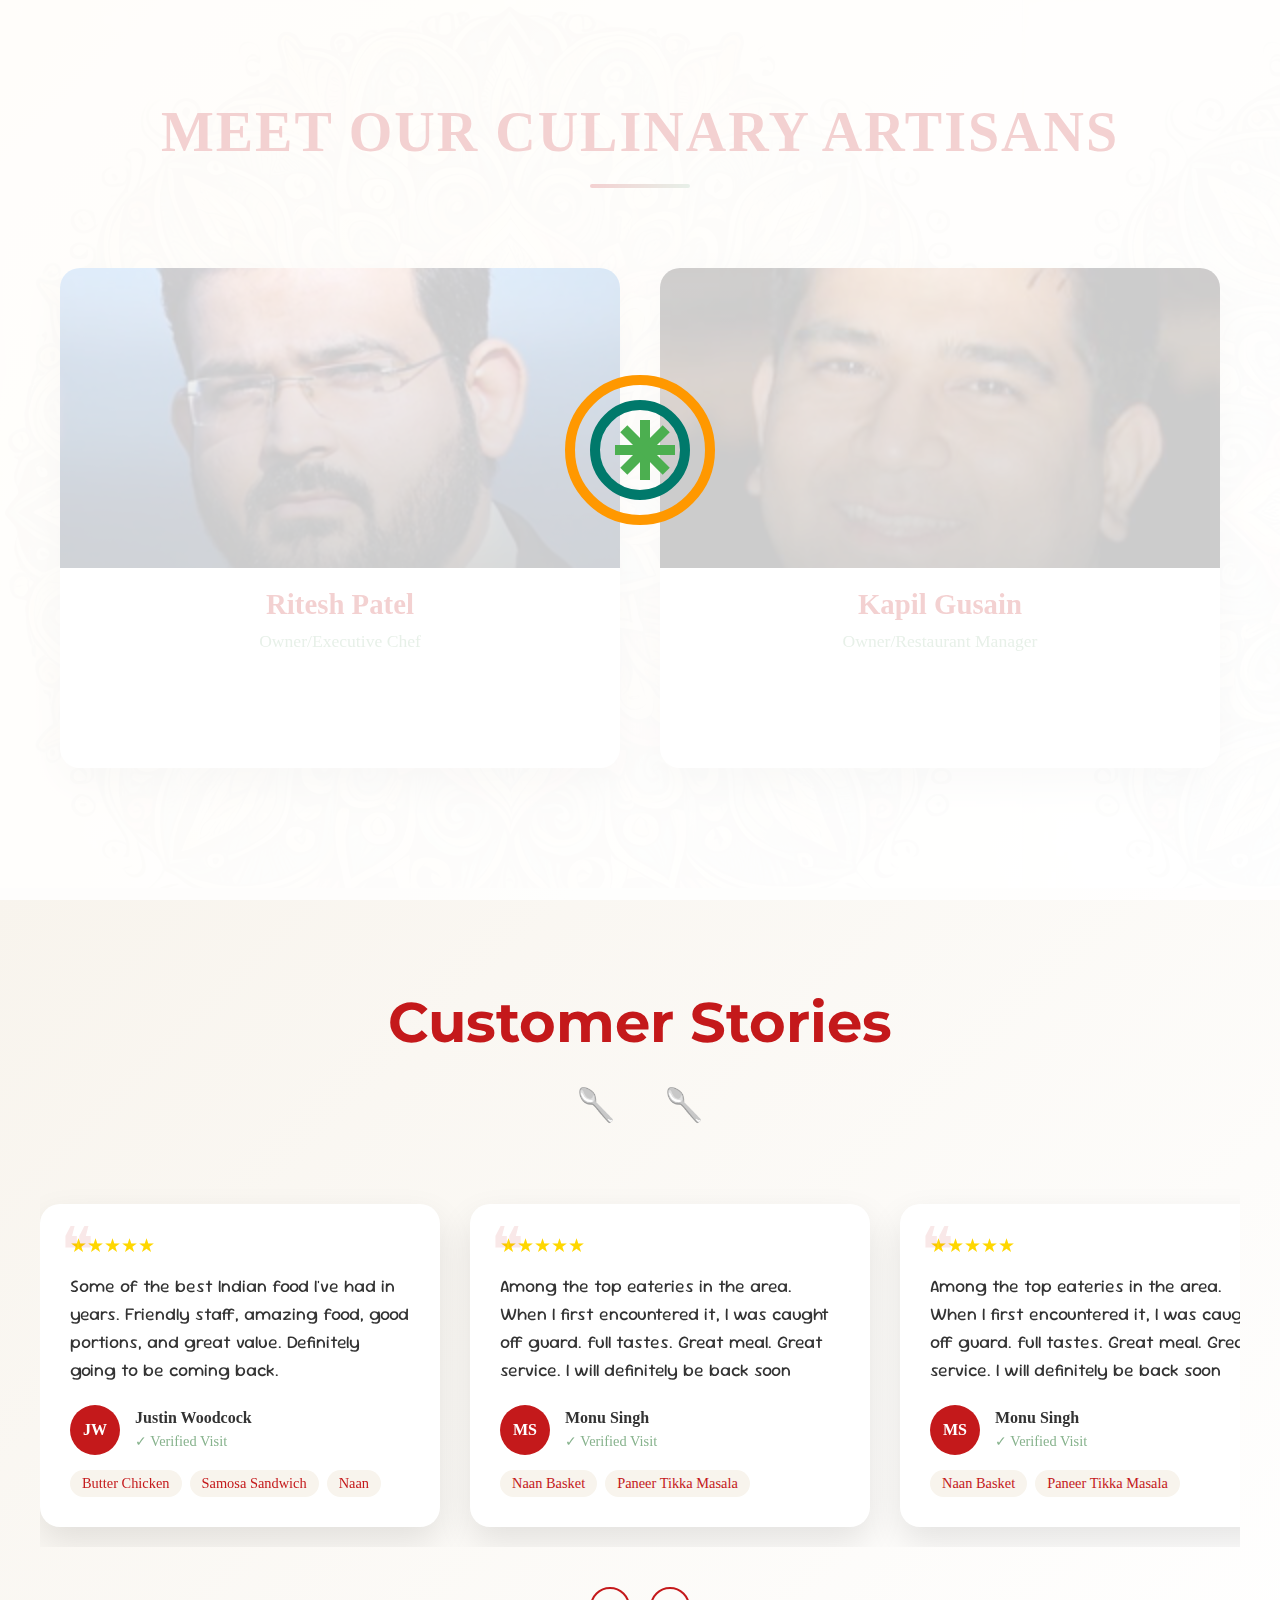
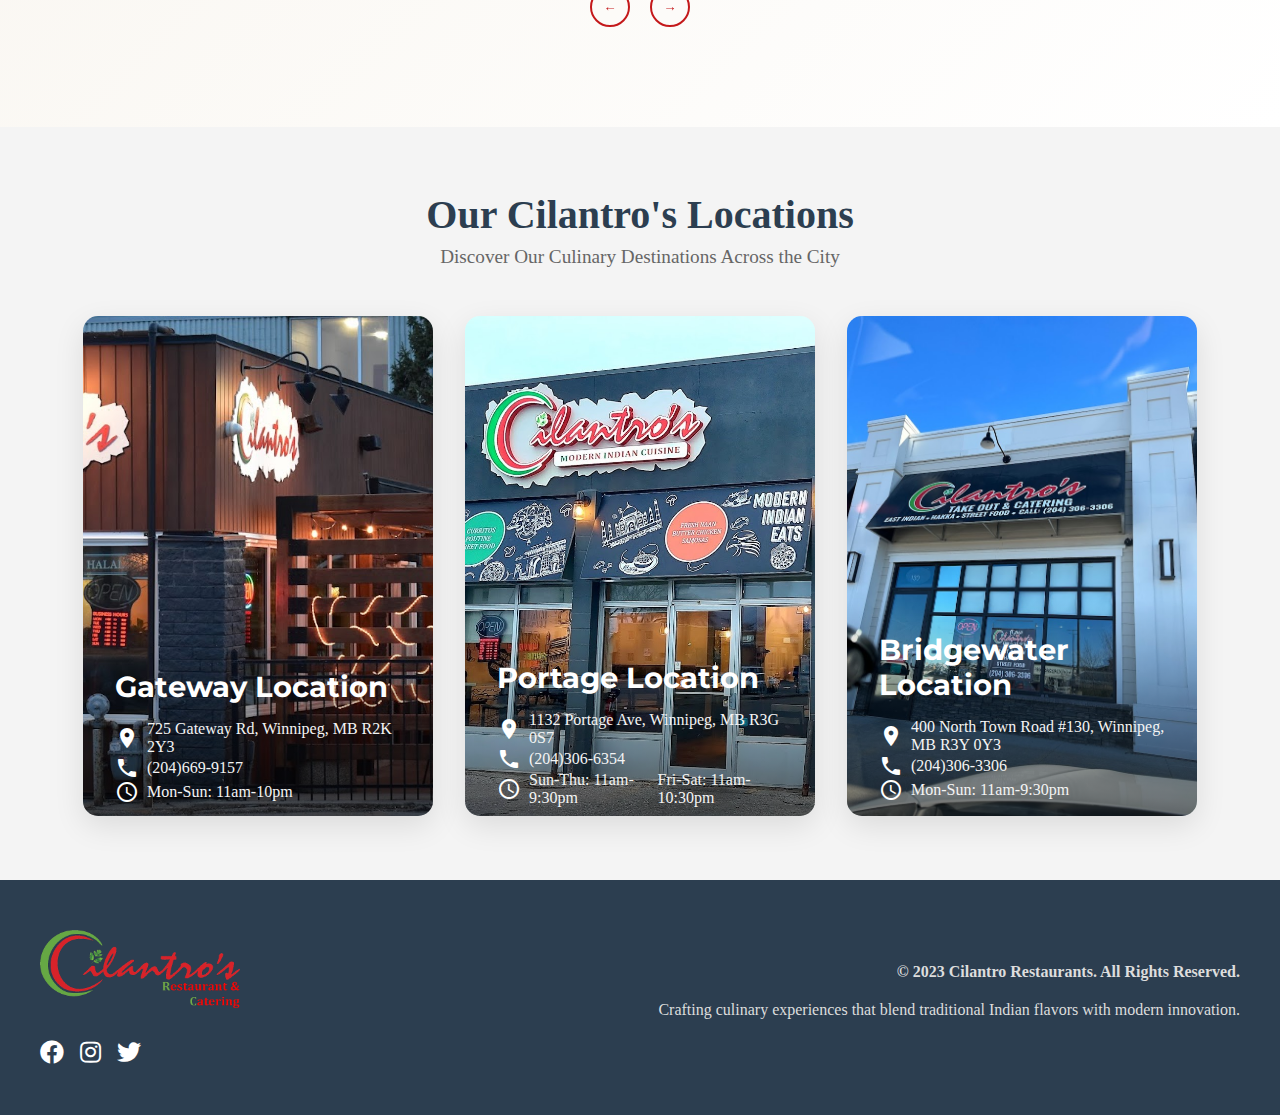
<file: index.html>
<!DOCTYPE html>
<html lang="en">
<head>
    <meta charset="UTF-8">
    <meta name="viewport" content="width=device-width, initial-scale=1.0">
    <title>Cilantro's Indian Restaurant</title>
    <link rel="stylesheet" href="home.css">
	<!-- Google Fonts for updated design -->
<link rel="stylesheet" href="https://fonts.googleapis.com/css2?family=Great+Vibes&family=Allura&family=Playfair+Display:wght@700&family=Poppins:wght@400;600&display=swap">
<link rel="stylesheet" href="https://cdnjs.cloudflare.com/ajax/libs/font-awesome/5.15.4/css/all.min.css">

<link href="https://fonts.googleapis.com/icon?family=Material+Icons" rel="stylesheet">



</head>
<body>
<!-- Preloader -->
<div id="preloader">
    <div class="loader">
        <div class="chakra">
            <div class="spoke"></div>
            <div class="spoke"></div>
            <div class="spoke"></div>
            <div class="spoke"></div>
            <div class="spoke"></div>
            <div class="spoke"></div>
            <div class="spoke"></div>
            <div class="spoke"></div>
        </div>
    </div>
</div>
<div id="main-content" class="main-content" style="display: none;">
    <!-- Navbar -->
    <!-- Navbar with Hamburger Menu for Mobile -->
<header>
    <nav class="navbar">
        <div class="logo">
            <img src="logo.png" alt="Cilantro's Restaurant Logo">
        </div>
        <!-- Hamburger Icon -->
        <div class="hamburger">
            <i class="fas fa-bars"></i> <!-- Font Awesome icon for the menu -->
        </div>
        <ul class="nav-links">
            <li><a href="#home">Home</a></li>
            <li><a href="#about-us">About Us</a></li>
            <li><a href="menu.html">Order Here</a></li>
            <li><a href="#team">Our Team</a></li>
            <li><a href="#review">Review Us</a></li>
            <li><a href="#location">Contact Us</a></li>
        </ul>
    </nav>
</header>



    <!-- Image Slider with Text -->
    <div class="slider-container">
        <div class="slide active">
            <div class="slide-content">
                <div class="image-container">
                    <img src="gateway.jpg" alt="Signature Dish" class="slide-image">
                </div>
                <div class="overlay"></div>
                <div class="text-content">
                    <h2 class="slide-title">Culinary Symphony</h2>
                    <p class="slide-description">Experience our chef's masterpiece, where tradition meets innovation</p>
                </div>
                <div class="dish-details">
                    <h3>Chef's Special</h3>
                    <p>Seasonal ingredients • Local produce</p>
                </div>
            </div>
        </div>

        <div class="slide inactive" style="transform: translateX(100%)">
            <div class="slide-content">
                <div class="image-container">
                    <img src="inside.jpg" alt="Ambiance" class="slide-image">
                </div>
                <div class="overlay"></div>
                <div class="text-content">
                    <h2 class="slide-title">Elegant Ambiance</h2>
                    <p class="slide-description">Immerse yourself in an atmosphere of refined luxury</p>
                </div>
                <div class="dish-details">
                    <h3>Private Dining</h3>
                    <p>Intimate setting • Personalized service</p>
                </div>
            </div>
        </div>

        <div class="slide inactive" style="transform: translateX(100%)">
            <div class="slide-content">
                <div class="image-container">
                    <img src="entry.jpg" alt="Ambiance" class="slide-image">
                </div>
                <div class="overlay"></div>
                <div class="text-content">
                    <h2 class="slide-title">Elegant Ambiance</h2>
                    <p class="slide-description">Immerse yourself in an atmosphere of refined luxury</p>
                </div>
                <div class="dish-details">
                    <h3>Private Dining</h3>
                    <p>Intimate setting • Personalized service</p>
                </div>
            </div>
        </div>

        <div class="circular-progress">
            <div class="loading-circle"></div>
        </div>

        <div class="navigation">
            <button class="nav-btn" onclick="prevSlide()">←</button>
            <button class="nav-btn" onclick="nextSlide()">→</button>
        </div>
    </div>
	
	 <!-- <div class="animation-divider"></div> -->


	
     <section class="about-section-new" id="about-us">
        <!-- Decorative Elements -->
        <div class="mandala-overlay"></div>
        
        <!-- Main Content -->
        
            
    
            <!-- Right Side -->
            <div class="about-right">
                <div class="section-title">
                    <h2>Our Story</h2>
                    <div class="title-decoration"></div>
                </div>
                <div class="content-scroll">
                    <p class="highlight-text">Welcome to Taste of India</p>
                    <p class="main-text">Welcome to <span class="highlight">Cilantro's</span>, Restaurant, nestled in the vibrant heart of Winnipeg, Manitoba, where authentic Indian cuisine meets 
                        a cozy, welcoming atmosphere. Our goal is simple: to provide a warm space where you can enjoy a delectable Indian meal while engaging in meaningful 
                        conversation. We take pride in offering a carefully crafted menu, featuring freshly prepared dishes tailored to your preferences, alongside a variety of hot 
                        and cold beverages.<br>
                        <br>
                        What you see today is the result of passion, dedication, and countless hours of refining our offerings. From breakfast to dinner, our menu blends the 
                        rich tradition of Indian flavors with a touch of modern innovation, ensuring every meal is an experience worth savoring. Our friendly and attentive team, 
                        including both staff and owners, work tirelessly to provide an inviting environment for all our guests.<br>
                        <br>
                        At <span class = "highlight">Cilantro’s</span>, we understand the importance of catering to diverse dietary needs. Our menu includes vegan-friendly and 
                        gluten-free options, ensuring that everyone can indulge in our freshly prepared meals, regardless of dietary restrictions. We proudly serve the local 
                        community and businesses, delivering exceptional quality and a memorable dining experience every time.<br>
                        <br>
                        Our mission is to deliver fresh, flavorful, and remarkable dishes that uphold the highest standards of quality, freshness, and seasonality. With a 
                        perfect blend of traditional Indian cooking and creative modern twists, we aim to exceed your expectations and keep you coming back for more.<br>
                        <br>
                        We are committed to providing exceptional service that combines warmth, professionalism, and efficiency. Our goal is for every guest who walks through 
                        our doors to leave with a smile and the desire to return.<br>
                        <br>
                        At <span class="highlight">Cilantro's</span>, we don't just run a restaurant—we create an experience, paying meticulous attention to every detail and fostering an environment where 
                        both our guests and staff thrive. We are proud to be part of the Winnipeg community and thank you for making us your dining destination.<br>
                        <br>
                        From the <span class="highlight">Cilantro's</span> Restaurant family to yours—thank you for your continued support!</p>
                    
                    <!-- Features Grid -->
                    
                </div>
                
            </div>
            
        </div>
    </section>

<!-- <div class="animation-divider"></div> -->

<section class="team-section" id="team">
    <div class="mandala-overlay1"></div>
    <div class="team-header">
        <h1 class="team-title">Meet Our Culinary Artisans</h1>
        <div class="title-underline"></div>
    </div>

    <div class="team-grid">
        <!-- Team Member 1 -->
        <div class="team-card">
            <div class="card-inner">
                <div class="card-front">
                    <div class="member-image">
                        <img src="ritesh.jpg" alt="Ritesh Patel" />
                        <div class="image-overlay"></div>
                    </div>
                    <div class="member-preview">
                        <h2>Ritesh Patel</h2>
                        <span>Owner/Executive Chef</span>
                    </div>
                </div>
                <div class="card-back">
                    <h3>Ritesh Patel</h3>
                    <span class="role">Owner/Executive Chef</span>
                    <p class="bio">Owner/Executive Chef, Ritesh Patel has been a chef for almost 10 years now. He worked for the Taj group and in few of the finest restaurants in Mumbai.</p>
                    <div class="expertise">
                        <span class="tag">Fine Dining</span>
                        <span class="tag">Indian Cuisine</span>
                        <span class="tag">Culinary Innovation</span>
                    </div>
                </div>
            </div>
        </div>

        <!-- Team Member 2 -->
        <div class="team-card">
            <div class="card-inner">
                <div class="card-front">
                    <div class="member-image">
                        <img src="kapil.png" alt="Kapil Gusain" />
                        <div class="image-overlay"></div>
                    </div>
                    <div class="member-preview">
                        <h2>Kapil Gusain</h2>
                        <span>Owner/Restaurant Manager</span>
                    </div>
                </div>
                <div class="card-back">
                    <h3>Kapil Gusain</h3>
                    <span class="role">Owner/Restaurant Manager</span>
                    <p class="bio">Kapil Gusain grew up in India in Dehradun, Delhi and Bombay. In 2008, he completed his Hospitality and culinary Management. He worked in different top restaurants in India and Canada.</p>
                    <div class="expertise">
                        <span class="tag">Hospitality</span>
                        <span class="tag">Management</span>
                        <span class="tag">Customer Service</span>
                    </div>
                </div>
            </div>
        </div>
    </div>
</section>

<section class="testimonial-section" id="review">
    <div class="testimonial-header">
        <h2>Customer Stories</h2>
        <div class="decorative-spoons">
            <span class="spoon-left">🥄</span>
            <span class="spoon-right">🥄</span>
        </div>
    </div>

    <div class="testimonial-carousel">
        <!-- Testimonial 1 -->
        <div class="testimonial-card">
            <div class="card-inner">
                <div class="quote-icon">❝</div>
                <div class="star-rating">★★★★★</div>
                <p class="testimonial-text">Some of the best Indian food I've had in years. Friendly staff, amazing food, good portions, and great value. Definitely going to be coming back.</p>
                <div class="testimonial-author">
                    <div class="author-avatar">JW</div>
                    <div class="author-info">
                        <h4>Justin Woodcock</h4>
                        <span class="verified-badge">✓ Verified Visit</span>
                    </div>
                </div>
                <div class="dish-tags">
                    <span class="tag">Butter Chicken</span>
                    <span class="tag">Samosa Sandwich</span>
                    <span class="tag">Naan</span>
                </div>
            </div>
        </div>

        <!-- Repeat similar structure for other testimonials -->

        <div class="testimonial-card">
            <div class="card-inner">
                <div class="quote-icon">❝</div>
                <div class="star-rating">★★★★★</div>
                <p class="testimonial-text">Among the top eateries in the area. When I first encountered it, I was caught off guard. full tastes. Great meal. Great service. I will definitely be back soon</p>
                <div class="testimonial-author">
                    <div class="author-avatar">MS</div>
                    <div class="author-info">
                        <h4>Monu Singh</h4>
                        <span class="verified-badge">✓ Verified Visit</span>
                    </div>
                </div>
                <div class="dish-tags">
                    <span class="tag">Naan Basket</span>
                    <span class="tag">Paneer Tikka Masala</span>
                    
                </div>
            </div>
        </div>

        <div class="testimonial-card">
            <div class="card-inner">
                <div class="quote-icon">❝</div>
                <div class="star-rating">★★★★★</div>
                <p class="testimonial-text">Among the top eateries in the area. When I first encountered it, I was caught off guard. full tastes. Great meal. Great service. I will definitely be back soon</p>
                <div class="testimonial-author">
                    <div class="author-avatar">MS</div>
                    <div class="author-info">
                        <h4>Monu Singh</h4>
                        <span class="verified-badge">✓ Verified Visit</span>
                    </div>
                </div>
                <div class="dish-tags">
                    <span class="tag">Naan Basket</span>
                    <span class="tag">Paneer Tikka Masala</span>
                    
                </div>
            </div>
        </div>

        <div class="testimonial-card">
            <div class="card-inner">
                <div class="quote-icon">❝</div>
                <div class="star-rating">★★★★★</div>
                <p class="testimonial-text">Among the top eateries in the area. When I first encountered it, I was caught off guard. full tastes. Great meal. Great service. I will definitely be back soon</p>
                <div class="testimonial-author">
                    <div class="author-avatar">MS</div>
                    <div class="author-info">
                        <h4>Monu Singh</h4>
                        <span class="verified-badge">✓ Verified Visit</span>
                    </div>
                </div>
                <div class="dish-tags">
                    <span class="tag">Naan Basket</span>
                    <span class="tag">Paneer Tikka Masala</span>
                    
                </div>
            </div>
        </div>

        <div class="testimonial-card">
            <div class="card-inner">
                <div class="quote-icon">❝</div>
                <div class="star-rating">★★★★★</div>
                <p class="testimonial-text">Among the top eateries in the area. When I first encountered it, I was caught off guard. full tastes. Great meal. Great service. I will definitely be back soon</p>
                <div class="testimonial-author">
                    <div class="author-avatar">MS</div>
                    <div class="author-info">
                        <h4>Monu Singh</h4>
                        <span class="verified-badge">✓ Verified Visit</span>
                    </div>
                </div>
                <div class="dish-tags">
                    <span class="tag">Naan Basket</span>
                    <span class="tag">Paneer Tikka Masala</span>
                    
                </div>
            </div>
        </div>

        <div class="testimonial-card">
            <div class="card-inner">
                <div class="quote-icon">❝</div>
                <div class="star-rating">★★★★★</div>
                <p class="testimonial-text">Among the top eateries in the area. When I first encountered it, I was caught off guard. full tastes. Great meal. Great service. I will definitely be back soon</p>
                <div class="testimonial-author">
                    <div class="author-avatar">MS</div>
                    <div class="author-info">
                        <h4>Monu Singh</h4>
                        <span class="verified-badge">✓ Verified Visit</span>
                    </div>
                </div>
                <div class="dish-tags">
                    <span class="tag">Naan Basket</span>
                    <span class="tag">Paneer Tikka Masala</span>
                    
                </div>
            </div>
        </div>

        <div class="testimonial-card">
            <div class="card-inner">
                <div class="quote-icon">❝</div>
                <div class="star-rating">★★★★★</div>
                <p class="testimonial-text">Among the top eateries in the area. When I first encountered it, I was caught off guard. full tastes. Great meal. Great service. I will definitely be back soon</p>
                <div class="testimonial-author">
                    <div class="author-avatar">MS</div>
                    <div class="author-info">
                        <h4>Monu Singh</h4>
                        <span class="verified-badge">✓ Verified Visit</span>
                    </div>
                </div>
                <div class="dish-tags">
                    <span class="tag">Naan Basket</span>
                    <span class="tag">Paneer Tikka Masala</span>
                    
                </div>
            </div>
        </div>

        <div class="testimonial-card">
            <div class="card-inner">
                <div class="quote-icon">❝</div>
                <div class="star-rating">★★★★★</div>
                <p class="testimonial-text">Among the top eateries in the area. When I first encountered it, I was caught off guard. full tastes. Great meal. Great service. I will definitely be back soon</p>
                <div class="testimonial-author">
                    <div class="author-avatar">MS</div>
                    <div class="author-info">
                        <h4>Monu Singh</h4>
                        <span class="verified-badge">✓ Verified Visit</span>
                    </div>
                </div>
                <div class="dish-tags">
                    <span class="tag">Naan Basket</span>
                    <span class="tag">Paneer Tikka Masala</span>
                    
                </div>
            </div>
        </div>

        <div class="testimonial-card">
            <div class="card-inner">
                <div class="quote-icon">❝</div>
                <div class="star-rating">★★★★★</div>
                <p class="testimonial-text">Among the top eateries in the area. When I first encountered it, I was caught off guard. full tastes. Great meal. Great service. I will definitely be back soon</p>
                <div class="testimonial-author">
                    <div class="author-avatar">MS</div>
                    <div class="author-info">
                        <h4>Monu Singh</h4>
                        <span class="verified-badge">✓ Verified Visit</span>
                    </div>
                </div>
                <div class="dish-tags">
                    <span class="tag">Naan Basket</span>
                    <span class="tag">Paneer Tikka Masala</span>
                    
                </div>
            </div>
        </div>
    </div>

    <div class="testimonial-nav">
        <button class="nav-btn prev">←</button>
        
        <button class="nav-btn next">→</button>
    </div>
</section>


<section class="location-section" id="location">
    <div class="section-header">
        <h2 class="section-title">Our Cilantro's Locations</h2>
        <p class="section-subtitle">Discover Our Culinary Destinations Across the City</p>
    </div>
    <div class="location-container">
        <div class="location-card">
            <div class="location-image downtown">
                <div class="location-content">
                    <h3>Gateway Location</h3>
                    <div class="location-details">
                        <div class="detail-group">
                            <i class="material-icons" style="color: white;">location_on</i>
                            <span>725 Gateway Rd, Winnipeg, MB R2K 2Y3</span>
                        </div>
                        <div class="detail-group">
                            <i class="material-icons" style="color: white;">call</i>
                            <span>(204)669-9157</span>
                        </div>
                        <div class="detail-group">
                            <i class="material-icons" style="color: white;">access_time</i>
                            <span>Mon-Sun: 11am-10pm</span>
                        </div>
                        
                    </div>
                    <button class="book-btn"><a href="menu.html">Menu</a></button>
                </div>
            </div>
        </div>

        <div class="location-card">
            <div class="location-image suburbs">
                <div class="location-content">
                    <h3>Portage Location</h3>
                    <div class="location-details">
                        <div class="detail-group">
                            <i class="material-icons" style="color: white;">location_on</i>
                            <span>1132 Portage Ave, Winnipeg, MB R3G 0S7</span>
                        </div>
						
                        <div class="detail-group">
                            <i class="material-icons" style="color: white;">call</i>
                            <span>(204)306-6354</span>
                        </div>
                        <div class="detail-group">
                            <i class="material-icons" style="color: white;">access_time</i>
                            <span>Sun-Thu: 11am-9:30pm</span>
							<span>Fri-Sat: 11am-10:30pm</span>
                        </div>
                        
                    </div>
                    <button class="book-btn"><a href="menu.html">Menu</a></button>
                </div>
            </div>
        </div>

        <div class="location-card">
            <div class="location-image riverside">
                <div class="location-content">
                    <h3>Bridgewater Location</h3>
                    <div class="location-details">
                        <div class="detail-group">
                            <i class="material-icons" style="color: white;">location_on</i>
                            <span>400 North Town Road #130, Winnipeg, MB R3Y 0Y3</span>
                        </div>
                        <div class="detail-group">
                            <i class="material-icons" style="color: white;">call</i>
                            <span>(204)306-3306</span>
                        </div>
                        <div class="detail-group">
                            <i class="material-icons" style="color: white;">access_time</i>
                            <span>Mon-Sun: 11am-9:30pm</span>
                        </div>
						<br>
                        
                    </div>
                    <button class="book-btn"><a href="menu.html">Menu</a></button>
                </div>
            </div>
        </div>
    </div>
</section>

<footer class="site-footer">
    <div class="footer-container">
        <div class="footer-logo-section">
            <div class="footer-logo">
                <img src="logo.png" alt="Cilantro Restaurant Logo">
                <!-- <div class="logo-text"> -->
                    <!-- <h3>Cilantro</h3> -->
                    <!-- <p>Authentic Indian Cuisine</p> -->
                <!-- </div> -->
            </div>
            <div class="social-icons">
                <a href="#" class="social-icon"><i class="fab fa-facebook"></i></a>
                <a href="#" class="social-icon"><i class="fab fa-instagram"></i></a>
                <a href="#" class="social-icon"><i class="fab fa-twitter"></i></a>
            </div>
        </div>
        <div class="footer-text-section">
            <p>© 2023 Cilantro Restaurants. All Rights Reserved.</p>
            <p>Crafting culinary experiences that blend traditional Indian flavors with modern innovation.</p>
        </div>
    </div>
</footer>


<!-- HTML Structure -->
<!-- Back to Top Button -->
<button id="backToTopBtn" class="back-to-top-btn" aria-label="Scroll to top" title="Go to top">
    <svg viewBox="0 0 24 24" fill="none" stroke="currentColor" stroke-width="2" stroke-linecap="round" stroke-linejoin="round">
        <path d="M12 19V5M5 12l7-7 7 7"/>
    </svg>
</button>























	<script src="home.js"></script> 
	</div>

</body>
</html>
</file>
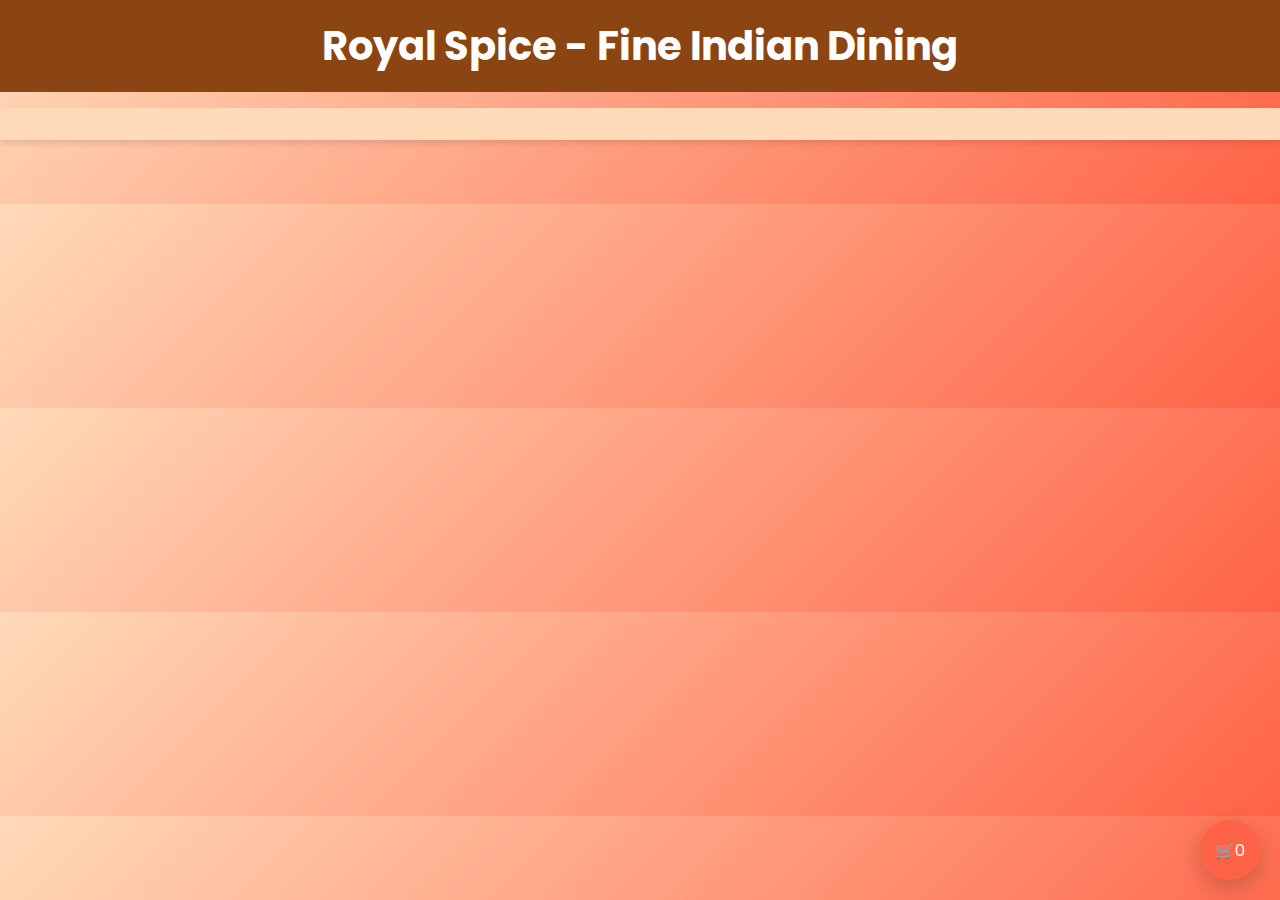
<file: menu.html>
<!DOCTYPE html>
<html lang="en">
<head>
    <meta charset="UTF-8">
    <meta name="viewport" content="width=device-width, initial-scale=1.0">
    <title>Royal Spice - Fine Indian Dining</title>
    <link href="https://fonts.googleapis.com/css2?family=Cormorant+Garamond:wght@400;600;700&display=swap" rel="stylesheet">
    <link href="https://fonts.googleapis.com/css2?family=Poppins:wght@400;500;600;700&display=swap" rel="stylesheet">

    
    <link rel="stylesheet" href="menu.css">
</head>
<body>
    <header>
        <h1>Royal Spice - Fine Indian Dining</h1>
    </header>

    <div class="cart-icon" onclick="toggleCart()">
        🛒 <span id="cart-count">0</span>
    </div>

    <div class="category-nav" id="category-nav">
        <!-- Category buttons will be dynamically added -->
    </div>

    <div class="menu-container" id="menu-container">
        <!-- Menu items will be dynamically added -->
    </div>

    <div class="modal-overlay" id="modal-overlay"></div>
<div class="cart-modal" id="cart-modal">
    <h2>Your Cart</h2>
    <div id="cart-items"></div>
    <div class="cart-footer">
        <div class="cart-total">Total: ₹<span id="cart-total">0.00</span></div>
        <div class="cart-buttons">
            <button class="checkout-btn" onclick="checkout()">Checkout</button>
            <button class="close-btn" onclick="toggleCart()">Close</button>
        </div>
    </div>
</div>



    <script>
        // Menu data with categories (Initially empty)
const menuData = {};

// State variables
let cart = [];
let currentCategory = null;

// Fetch menu data dynamically from the backend
async function fetchMenuData() {
    try {
        const response = await fetch('http://localhost:3000/menu');
        
        if (!response.ok) {
            throw new Error(`HTTP error! status: ${response.status}`);
        }
        
        const data = await response.json();
        
        // Reorganize data into categories if needed
        const categorizedMenu = {};
        
        data.forEach(item => {
            const category = item.Category || item.category || 'Uncategorized';
            
            if (!categorizedMenu[category]) {
                categorizedMenu[category] = [];
            }
            
            categorizedMenu[category].push({
                id: item.id || Math.random(), // Ensure unique ID
                name: item.name || 'Unnamed Item',
                description: item.description || '',
                price: parseFloat(item.price) || 0,
                image: item.image || 'default-image.jpg'
            });
        });

        // Clear and update menuData
        Object.keys(menuData).forEach(key => delete menuData[key]);
        Object.assign(menuData, categorizedMenu);

        console.log('Processed Menu Data:', menuData);
        initMenu();
    } catch (error) {
        console.error('Error fetching menu data:', error);
    }
}

// Initialize the menu
function initMenu() {
    renderCategoryNav();
    showCategory(Object.keys(menuData)[0]);
}

// Render category navigation
function renderCategoryNav() {
    const categoryNav = document.getElementById('category-nav');
    categoryNav.innerHTML = '';

    Object.keys(menuData).forEach((category, index) => {
        const button = document.createElement('button');
        button.textContent = category;
        button.className = 'category-nav-btn';
        if (index === 0) button.classList.add('active');
        button.onclick = () => showCategory(category);
        categoryNav.appendChild(button);
    });
}

// Show selected category
function showCategory(category) {
    const buttons = document.querySelectorAll('.category-nav-btn');
    buttons.forEach(btn => {
        btn.classList.remove('active');
        if (btn.textContent === category) btn.classList.add('active');
    });

    const menuContainer = document.getElementById('menu-container');
    menuContainer.innerHTML = '';

    const menuGrid = document.createElement('div');
    menuGrid.className = 'menu-grid';

    menuData[category].forEach(item => {
        const menuItem = document.createElement('div');
        menuItem.className = 'menu-item';
        menuItem.innerHTML = `
            <img src="${item.image}" alt="${item.name}">
            <div class="item-details">
                <h3>${item.name}</h3>
                <p>${item.description}</p>
                <div class="price">$${item.price.toFixed(2)}</div>
                <div class="quantity-controls">
                    <button class="quantity-btn" onclick="changeQuantity(${item.id}, -1, 'quantity-${item.id}')">-</button>
                    <span class="quantity-display" id="quantity-${item.id}">0</span>
                    <button class="quantity-btn" onclick="changeQuantity(${item.id}, 1, 'quantity-${item.id}')">+</button>
                </div>
                <button class="add-to-cart" onclick="addToCart(${item.id})">Add to Cart</button>
            </div>
        `;
        menuGrid.appendChild(menuItem);
    });

    menuContainer.appendChild(menuGrid);
}

// Change item quantity
function changeQuantity(itemId, change, quantityDisplayId) {
    const quantityDisplay = document.getElementById(quantityDisplayId);
    let currentQuantity = parseInt(quantityDisplay.textContent);
    const newQuantity = Math.max(0, currentQuantity + change);
    quantityDisplay.textContent = newQuantity;
}

// Add item to cart
function addToCart(itemId) {
    const quantityDisplay = document.getElementById(`quantity-${itemId}`);
    const quantity = parseInt(quantityDisplay.textContent);

    if (quantity === 0) return;

    // Find the item in the menu data
    let item = null;
    for (let category in menuData) {
        const foundItem = menuData[category].find(i => i.id === itemId);
        if (foundItem) {
            item = { ...foundItem, quantity };
            break;
        }
    }

    if (item) {
        // Check if item already in cart and create a new entry if different
        const existingItemIndex = cart.findIndex(cartItem => 
            cartItem.id === itemId && 
            JSON.stringify(cartItem.customizations || {}) === JSON.stringify(item.customizations || {})
        );

        if (existingItemIndex !== -1) {
            cart[existingItemIndex].quantity += quantity;
        } else {
            cart.push(item);
        }

        // Reset quantity display
        quantityDisplay.textContent = '0';
        updateCart();
    }
}

// Update cart
// Update cart rendering
function updateCart() {
    const cartCount = document.getElementById('cart-count');
    const cartItems = document.getElementById('cart-items');
    const cartTotal = document.getElementById('cart-total');

    // Clear the cart items
    cartItems.innerHTML = '';

    // Calculate total and render items
    let total = 0;
    cart.forEach((item, index) => {
        const itemTotal = item.price * item.quantity;
        total += itemTotal;

        const cartItemElement = document.createElement('div');
        cartItemElement.className = 'cart-item';

        cartItemElement.innerHTML = `
            <div class="cart-item-name">${item.name}</div>
            <div class="cart-item-quantity">x${item.quantity}</div>
            <div class="cart-item-price">₹${itemTotal.toFixed(2)}</div>
            <button class="remove-btn" onclick="removeCartItem(${index})">Remove</button>
        `;

        cartItems.appendChild(cartItemElement);
    });

    cartCount.textContent = cart.length;
    cartTotal.textContent = total.toFixed(2);
}


// Remove item from cart
function removeCartItem(index) {
    cart.splice(index, 1);
    updateCart();
}

// Toggle cart modal
function toggleCart() {
    const modal = document.getElementById('cart-modal');
    const overlay = document.getElementById('modal-overlay');
    modal.classList.toggle('active');
    overlay.classList.toggle('active');
}


// Checkout
function checkout() {
    if (cart.length === 0) {
        alert('Your cart is empty!');
        return;
    }

    const total = cart.reduce((sum, item) => sum + (item.price * item.quantity), 0);
    alert(`Thank you for your order! Total: $${total.toFixed(2)}`);

    // Reset cart
    cart = [];
    updateCart();
    toggleCart();
}

// Fetch menu data when the page loads
fetchMenuData();

    </script>
</body>
</html>
</file>
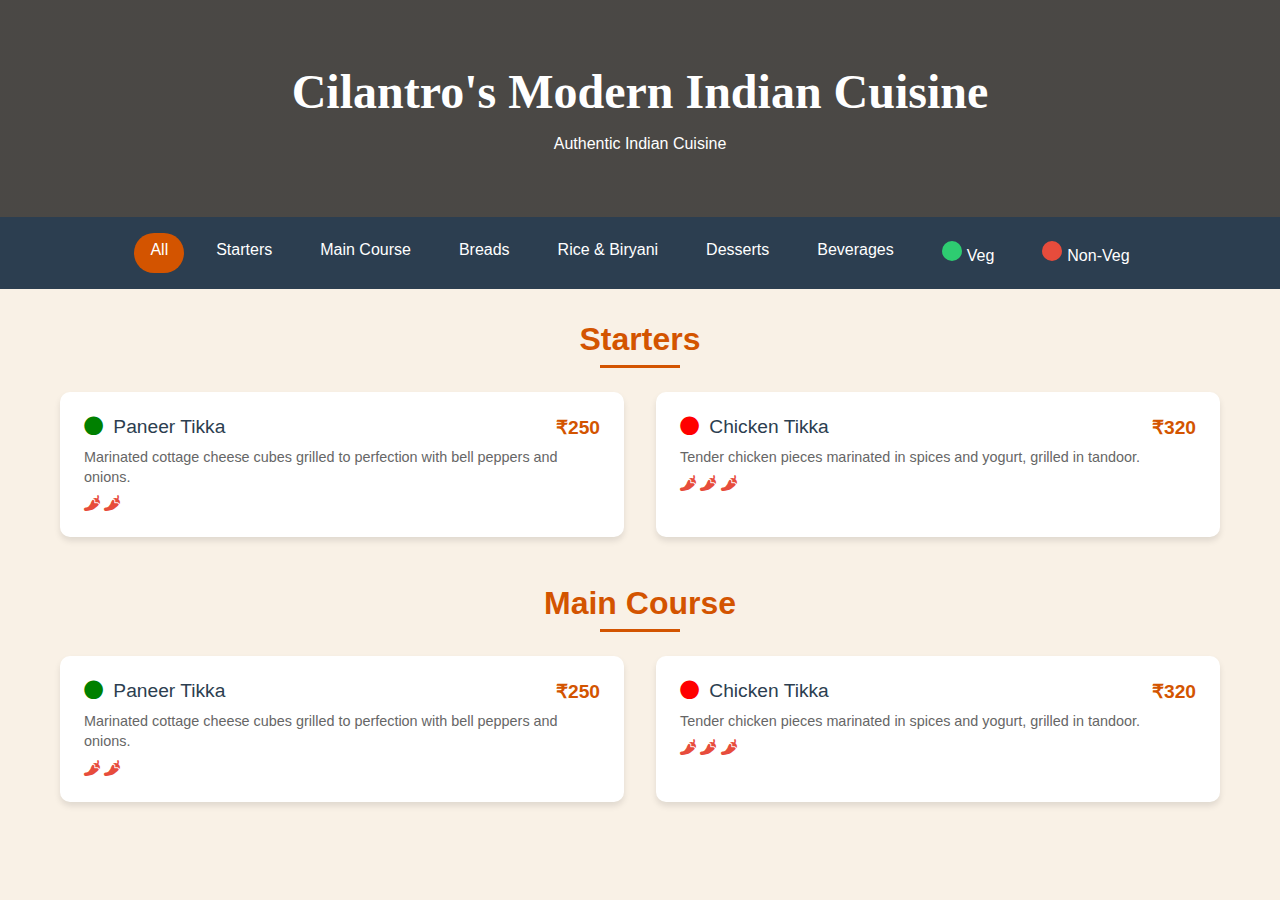
<file: menugate.html>
<!DOCTYPE html>
<html lang="en">
<head>
    <meta charset="UTF-8">
    <meta name="viewport" content="width=device-width, initial-scale=1.0">
    <title>Spice Paradise - Indian Restaurant</title>
    <link rel="stylesheet" href="https://cdnjs.cloudflare.com/ajax/libs/font-awesome/5.15.4/css/all.min.css">
    <link rel="stylesheet" href="menugate.css">
    
</head>
<body>
    <div class="header">
        <h1 class="restaurant-name">Cilantro's Modern Indian Cuisine</h1>
        <p>Authentic Indian Cuisine</p>
    </div>

    <nav class="nav-categories">
        <ul class="category-list">
            <li class="nav-item active" data-filter="all">All</li>
            <li class="nav-item" data-filter="starters">Starters</li>
            <li class="nav-item" data-filter="main-course">Main Course</li>
            <li class="nav-item" data-filter="breads">Breads</li>
            <li class="nav-item" data-filter="rice-biryani">Rice & Biryani</li>
            <li class="nav-item" data-filter="desserts">Desserts</li>
            <li class="nav-item" data-filter="beverages">Beverages</li>
            <li class="nav-item veg-filter" data-filter="veg">
                <span class="veg-icon"></span>Veg
            </li>
            <li class="nav-item non-veg-filter" data-filter="non-veg">
                <span class="non-veg-icon"></span>Non-Veg
            </li>
        </ul>
    </nav>
    

    <div class="menu-container">
        <section class="menu-section">
            <h2 class="section-title">Starters</h2>
            <div class="menu-grid">
                <div class="menu-item" data-category="starters" data-diet-type="veg">
                    <div class="item-name">
                        <span><i class="fas fa-circle veg-badge"></i> Paneer Tikka</span>
                        <span class="item-price">₹250</span>
                    </div>
                    <p class="item-description">Marinated cottage cheese cubes grilled to perfection with bell peppers and onions.</p>
                    <div class="spice-level">
                        <i class="fas fa-pepper-hot"></i>
                        <i class="fas fa-pepper-hot"></i>
                    </div>
                </div>

                <div class="menu-item" data-category="starters" data-diet-type="non-veg">
                    <div class="item-name" >
                        <span><i class="fas fa-circle non-veg-badge"></i> Chicken Tikka</span>
                        <span class="item-price">₹320</span>
                    </div>
                    <p class="item-description">Tender chicken pieces marinated in spices and yogurt, grilled in tandoor.</p>
                    <div class="spice-level">
                        <i class="fas fa-pepper-hot"></i>
                        <i class="fas fa-pepper-hot"></i>
                        <i class="fas fa-pepper-hot"></i>
                    </div>
                </div>
            </div>
        </section>

        <section class="menu-section">
            <h2 class="section-title">Main Course</h2>
            <div class="menu-grid">
                <div class="menu-item" data-category="main-course" data-diet-type="veg">
                    <div class="item-name">
                        <span><i class="fas fa-circle veg-badge"></i> Paneer Tikka</span>
                        <span class="item-price">₹250</span>
                    </div>
                    <p class="item-description">Marinated cottage cheese cubes grilled to perfection with bell peppers and onions.</p>
                    <div class="spice-level">
                        <i class="fas fa-pepper-hot"></i>
                        <i class="fas fa-pepper-hot"></i>
                    </div>
                </div>

                <div class="menu-item" data-category="main-course" data-diet-type="non-veg">
                    <div class="item-name" >
                        <span><i class="fas fa-circle non-veg-badge"></i> Chicken Tikka</span>
                        <span class="item-price">₹320</span>
                    </div>
                    <p class="item-description">Tender chicken pieces marinated in spices and yogurt, grilled in tandoor.</p>
                    <div class="spice-level">
                        <i class="fas fa-pepper-hot"></i>
                        <i class="fas fa-pepper-hot"></i>
                        <i class="fas fa-pepper-hot"></i>
                    </div>
                </div>
            </div>
        </section>

        <!-- Add more sections similarly -->
    </div>

    <script src="menugate.js"></script> 
</body>
</html>
</file>
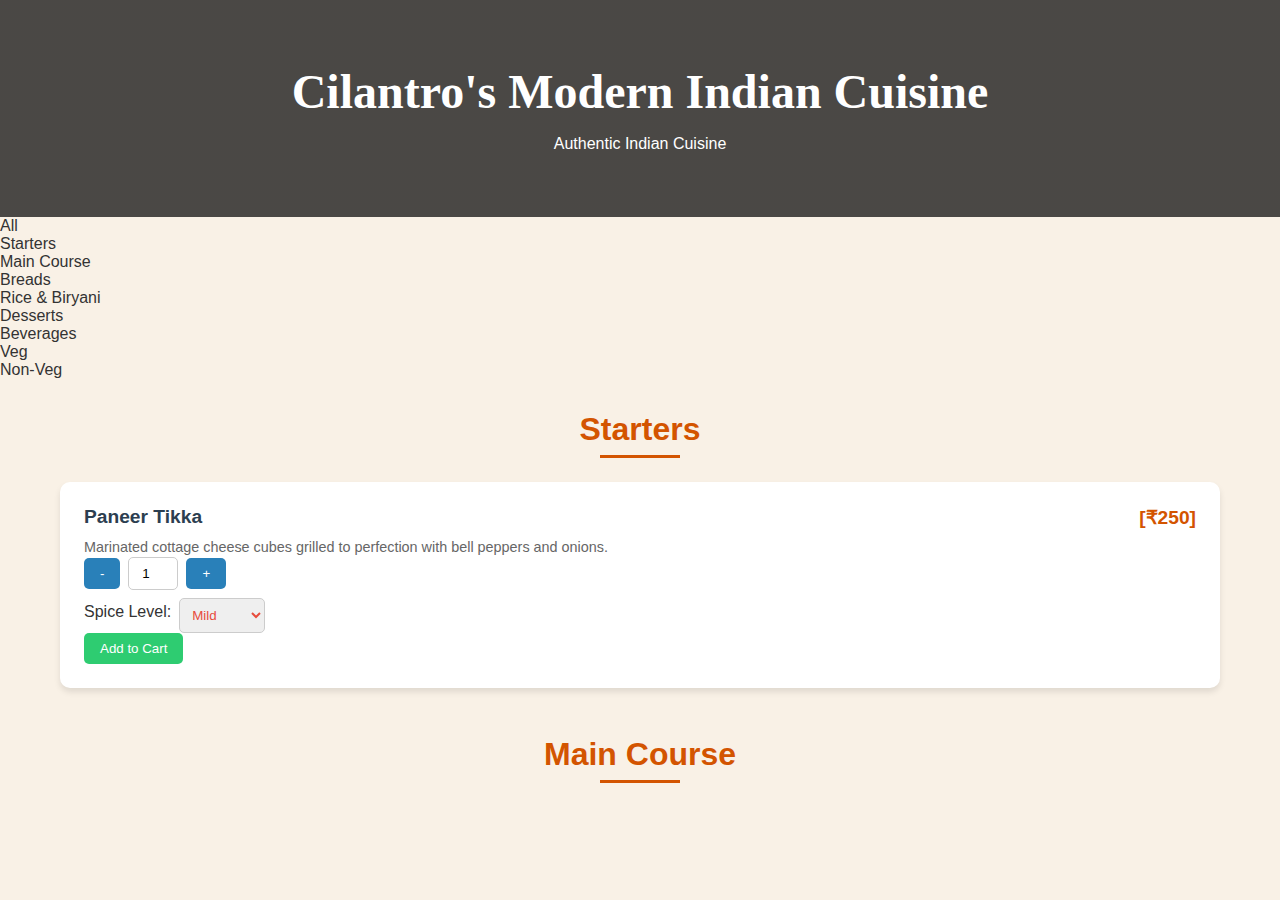
<file: menuport.html>
<!DOCTYPE html>
<html lang="en">
<head>
    <meta charset="UTF-8">
    <meta name="viewport" content="width=device-width, initial-scale=1.0">
    <title>Spice Paradise - Indian Restaurant</title>
    <link rel="stylesheet" href="https://cdnjs.cloudflare.com/ajax/libs/font-awesome/5.15.4/css/all.min.css">
    <link rel="stylesheet" href="menuport.css">
    
</head>
<body>
    <div class="header">
        <h1 class="restaurant-name">Cilantro's Modern Indian Cuisine</h1>
        <p>Authentic Indian Cuisine</p>
    </div>

    <nav class="nav-categories">
        <ul class="category-list">
            <li class="nav-item active" data-filter="all">All</li>
            <li class="nav-item" data-filter="starters">Starters</li>
            <li class="nav-item" data-filter="main-course">Main Course</li>
            <li class="nav-item" data-filter="breads">Breads</li>
            <li class="nav-item" data-filter="rice-biryani">Rice & Biryani</li>
            <li class="nav-item" data-filter="desserts">Desserts</li>
            <li class="nav-item" data-filter="beverages">Beverages</li>
            <li class="nav-item veg-filter" data-filter="veg">
                <span class="veg-icon"></span>Veg
            </li>
            <li class="nav-item non-veg-filter" data-filter="non-veg">
                <span class="non-veg-icon"></span>Non-Veg
            </li>
        </ul>
    </nav>
    

    <div class="menu-container">
        <section class="menu-section">
            <h2 class="section-title">Starters</h2>
            <div class="menu-grid">
                <!-- Menu Item -->
<div class="menu-item" data-category="main-course" data-diet-type="veg">
    <div class="item-name">
      Paneer Tikka
      <span class="item-price">[₹250]</span>
    </div>
    <div class="item-description">
      Marinated cottage cheese cubes grilled to perfection with bell peppers and onions.
    </div>
    <div class="item-controls">
      <div class="quantity-control">
        <button class="quantity-btn minus">-</button>
        <input type="number" class="quantity-input" value="1" min="1" max="10" />
        <button class="quantity-btn plus">+</button>
      </div>
      <div class="spice-control">
        <label for="spice-level">Spice Level:</label>
        <select class="spice-level" id="spice-level">
          <option value="mild">Mild</option>
          <option value="medium">Medium</option>
          <option value="spicy">Spicy</option>
        </select>
      </div>
      <button class="add-to-cart">Add to Cart</button>
    </div>
  </div>
            </div>
        </section>

        <section class="menu-section">
            <h2 class="section-title">Main Course</h2>
            <div class="menu-grid">
                

                
            </div>
        </section>

        <!-- Add more sections similarly -->
    </div>

    <!-- Order Page -->
    <div class="checkout-container">
        <h2>Checkout</h2>
        <div class="cart-summary">
          <!-- Cart items will be dynamically generated here -->
        </div>
        <div class="order-summary">
          <div class="total-price">Total Price: $<span class="total-amount">0</span></div>
          <div class="taxes-and-fees">
            Taxes and Fees: $<span class="taxes-amount">0</span>
          </div>
          <div class="final-amount">
            Final Amount: $<span class="final-amount">0</span>
          </div>
          <button class="place-order-btn">Place Order</button>
        </div>
      </div>
  
  <!-- Checkout Page -->
  <div class="payment-container">
    <h2>Complete Your Order</h2>
    <form class="payment-form">
      <label for="name">Name on Card:</label>
      <input type="text" id="name" name="name" required>
      <label for="card-number">Card Number:</label>
      <input type="text" id="card-number" name="card-number" required>
      <label for="expiration">Expiration Date:</label>
      <input type="text" id="expiration" name="expiration" required>
      <label for="cvv">CVV:</label>
      <input type="text" id="cvv" name="cvv" required>
      <button type="submit" class="submit-btn">Place Order</button>
    </form>
  </div>
  
  <!-- Receipt Page -->
  <div class="receipt-container">
    <h2>Thank you for your order!</h2>
    <div class="receipt-details">
      <!-- Order details will be dynamically generated here -->
    </div>
  </div>

    <script src="menuport.js"></script> 
</body>
</html>
</file>
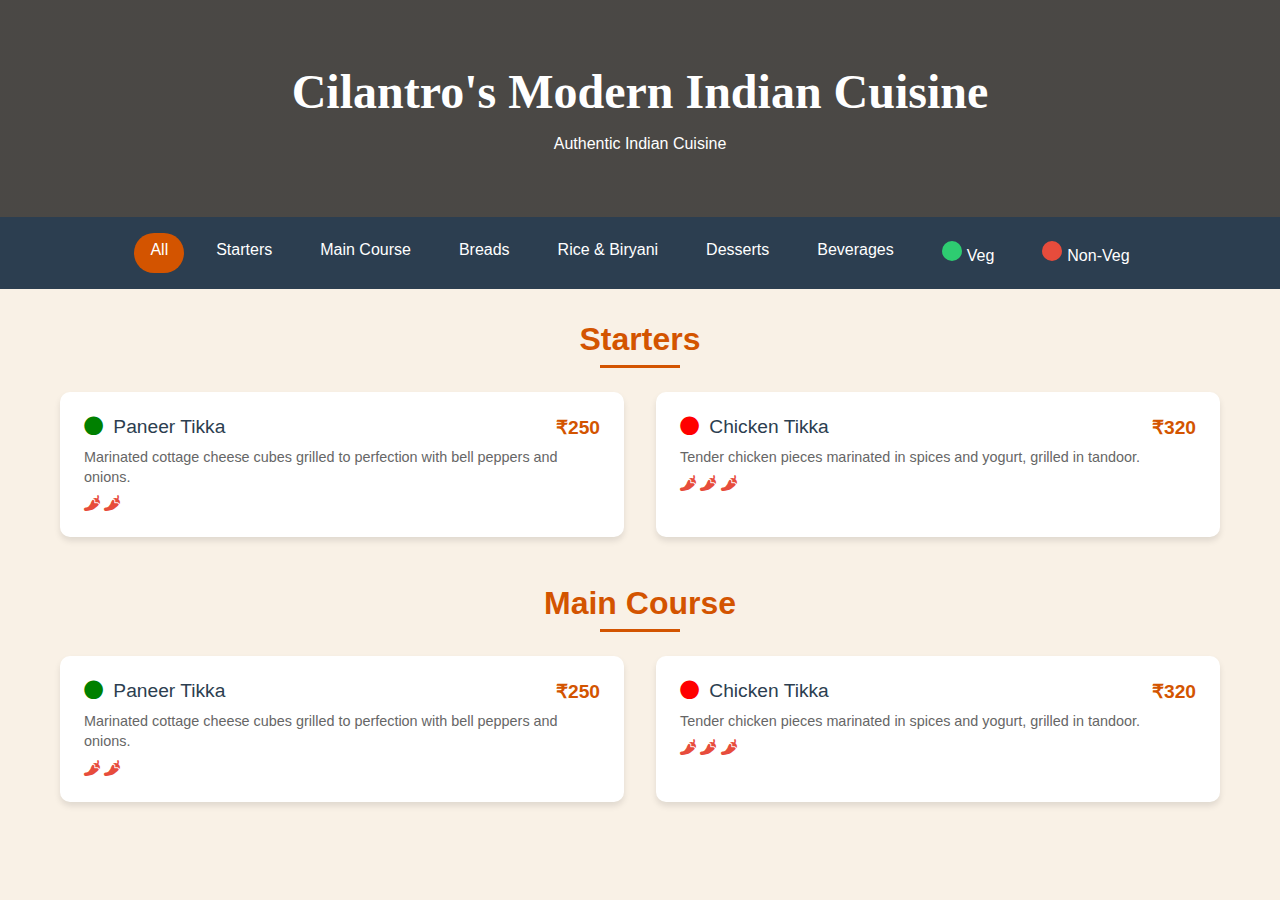
<file: menuwater.html>
<!DOCTYPE html>
<html lang="en">
<head>
    <meta charset="UTF-8">
    <meta name="viewport" content="width=device-width, initial-scale=1.0">
    <title>Spice Paradise - Indian Restaurant</title>
    <link rel="stylesheet" href="https://cdnjs.cloudflare.com/ajax/libs/font-awesome/5.15.4/css/all.min.css">
    <link rel="stylesheet" href="menuwater.css">
    
</head>
<body>
    <div class="header">
        <h1 class="restaurant-name">Cilantro's Modern Indian Cuisine</h1>
        <p>Authentic Indian Cuisine</p>
    </div>

    <nav class="nav-categories">
        <ul class="category-list">
            <li class="nav-item active" data-filter="all">All</li>
            <li class="nav-item" data-filter="starters">Starters</li>
            <li class="nav-item" data-filter="main-course">Main Course</li>
            <li class="nav-item" data-filter="breads">Breads</li>
            <li class="nav-item" data-filter="rice-biryani">Rice & Biryani</li>
            <li class="nav-item" data-filter="desserts">Desserts</li>
            <li class="nav-item" data-filter="beverages">Beverages</li>
            <li class="nav-item veg-filter" data-filter="veg">
                <span class="veg-icon"></span>Veg
            </li>
            <li class="nav-item non-veg-filter" data-filter="non-veg">
                <span class="non-veg-icon"></span>Non-Veg
            </li>
        </ul>
    </nav>
    

    <div class="menu-container">
        <section class="menu-section">
            <h2 class="section-title">Starters</h2>
            <div class="menu-grid">
                <div class="menu-item" data-category="starters" data-diet-type="veg">
                    <div class="item-name">
                        <span><i class="fas fa-circle veg-badge"></i> Paneer Tikka</span>
                        <span class="item-price">₹250</span>
                    </div>
                    <p class="item-description">Marinated cottage cheese cubes grilled to perfection with bell peppers and onions.</p>
                    <div class="spice-level">
                        <i class="fas fa-pepper-hot"></i>
                        <i class="fas fa-pepper-hot"></i>
                    </div>
                </div>

                <div class="menu-item" data-category="starters" data-diet-type="non-veg">
                    <div class="item-name" >
                        <span><i class="fas fa-circle non-veg-badge"></i> Chicken Tikka</span>
                        <span class="item-price">₹320</span>
                    </div>
                    <p class="item-description">Tender chicken pieces marinated in spices and yogurt, grilled in tandoor.</p>
                    <div class="spice-level">
                        <i class="fas fa-pepper-hot"></i>
                        <i class="fas fa-pepper-hot"></i>
                        <i class="fas fa-pepper-hot"></i>
                    </div>
                </div>
            </div>
        </section>

        <section class="menu-section">
            <h2 class="section-title">Main Course</h2>
            <div class="menu-grid">
                <div class="menu-item" data-category="main-course" data-diet-type="veg">
                    <div class="item-name">
                        <span><i class="fas fa-circle veg-badge"></i> Paneer Tikka</span>
                        <span class="item-price">₹250</span>
                    </div>
                    <p class="item-description">Marinated cottage cheese cubes grilled to perfection with bell peppers and onions.</p>
                    <div class="spice-level">
                        <i class="fas fa-pepper-hot"></i>
                        <i class="fas fa-pepper-hot"></i>
                    </div>
                </div>

                <div class="menu-item" data-category="main-course" data-diet-type="non-veg">
                    <div class="item-name" >
                        <span><i class="fas fa-circle non-veg-badge"></i> Chicken Tikka</span>
                        <span class="item-price">₹320</span>
                    </div>
                    <p class="item-description">Tender chicken pieces marinated in spices and yogurt, grilled in tandoor.</p>
                    <div class="spice-level">
                        <i class="fas fa-pepper-hot"></i>
                        <i class="fas fa-pepper-hot"></i>
                        <i class="fas fa-pepper-hot"></i>
                    </div>
                </div>
            </div>
        </section>

        <!-- Add more sections similarly -->
    </div>

    <script src="menuwater.js"></script> 
</body>
</html>
</file>
<file: home.css>
@import url('https://fonts.googleapis.com/css2?family=Edu+AU+VIC+WA+NT+Pre:wght@700&family=Montserrat:ital,wght@0,100..900;1,100..900&family=Sour+Gummy:ital,wght@0,100..900;1,100..900&display=swap');
@import url('https://fonts.googleapis.com/css2?family=Edu+AU+VIC+WA+NT+Pre:wght@700&family=Sour+Gummy:ital,wght@0,100..900;1,100..900&display=swap');

/* Your other CSS rules follow here */

/* General Reset */
:root {
    --primary-color: #15751A; /* Main green */
    --accent-color: #FF5722;  /* Orange for CTA */
    --background-dark: #272D2D; /* Dark background */
    --text-color: #FFFFFF; /* Light text color */
}

* {
    margin: 0;
    padding: 0;
    box-sizing: border-box;
}

/* Import Calligraphy Fonts */



/* Navbar Styling */
.header {
    position: relative;
    width: 100%;
}
.logo {
    display: flex;
    align-items: center;
}

.logo img {
    width: 200px;
    height: auto;
    transition: width 0.3s ease;
}

.navbar {
    display: flex;
    justify-content: space-between;
    align-items: center; /* This aligns the items vertically centered */
    padding: 20px;
    position: absolute;
    z-index: 10;
    width: 100%;
    top: 0;
    left: 0;
    background-color: rgba(0, 0, 0, 0); /* Semi-transparent background */
    color: white;
}

.navbar .logo {
    font-size: 2rem;
    font-family: "Montserrat", sans-serif; /* Calligraphy font */
    flex: 1; /* This will make sure the logo takes available space on the left */
}

.navbar ul {
    display: flex;
    list-style: none;
    margin-left: auto; /* This moves the navbar links to the right */
}

.navbar ul li {
    margin: 0 15px;
    position: relative; /* Needed for positioning the underline */
}

.navbar ul li a {
    color: white;
    text-decoration: none;
    font-size: 1.2rem;
    font-family: "Montserrat", sans-serif; /* Calligraphy font for links */
    transition: all 0.3s ease-in-out; /* Smooth transition for hover effects */
}

/* Hover Effect for Navbar Links */
.navbar ul li a:hover {
    color: var(--accent-color);
    transform: scale(1.1);
}

/* Underline Animation */
.navbar ul li a::after {
    content: '';
    position: absolute;
    bottom: -5px; /* Position the underline slightly below the text */
    left: 0;
    width: 0;
    height: 3px;
    background-color: #C4191B; /* Red underline color */
    transition: width 0.3s ease; /* Smooth transition for the underline */
}

.navbar ul li a:hover::after {
    width: 100%; /* Expand underline on hover */
}

.hamburger {
    display: none;
}

/*slider*/
.slider-container {
    width: 100vw;
    height: 100vh;
    position: relative;
    overflow: hidden;
    font-size: 16px;
}

.slide {
    position: absolute;
    width: 100%;
    height: 100%;
    transition: all 0.8s cubic-bezier(0.645, 0.045, 0.355, 1);
}

.slide-content {
    position: relative;
    width: 100%;
    height: 100%;
    display: flex;
    flex-direction: column;
    align-items: center;
    justify-content: center;
}

.image-container {
    position: absolute;
    width: 100%;
    height: 100%;
    clip-path: polygon(0 0, 100% 0, 100% 100%, 0 100%);
    transition: clip-path 1.2s cubic-bezier(0.645, 0.045, 0.355, 1);
}

.active .image-container {
    clip-path: polygon(0 0, 100% 0, 100% 100%, 0 100%);
}

.inactive .image-container {
    clip-path: polygon(50% 0, 50% 0, 50% 100%, 50% 100%);
}

.slide-image {
    width: 100%;
    height: 100%;
    object-fit: cover;
    transform: scale(1.1);
    transition: transform 1.2s ease;
}

.active .slide-image {
    transform: scale(1);
}

.text-content {
    position: absolute;
    z-index: 2;
    color: white;
    text-align: center;
    opacity: 0;
    transform: translateY(30px);
    transition: all 0.8s cubic-bezier(0.645, 0.045, 0.355, 1) 0.4s;
}

.active .text-content {
    opacity: 1;
    transform: translateY(0);
}

.slide-title {
    font-size: 5em;
    font-weight: bold;
    margin-bottom: 0.2em;
    text-shadow: 2px 2px 4px rgba(0, 0, 0, 0.3);
}

.slide-description {
    font-size: 1.5em;
    max-width: 600px;
    margin: 0 auto;
    text-shadow: 1px 1px 2px rgba(0, 0, 0, 0.3);
}

.circular-progress {
    position: absolute;
    right: 50px;
    top: 50%;
    transform: translateY(-50%);
    width: 80px;
    height: 80px;
    z-index: 3;
}

.navigation {
    position: absolute;
    bottom: 50px;
    left: 50%;
    transform: translateX(-50%);
    z-index: 3;
    display: flex;
    gap: 20px;
}

.nav-btn {
    width: 60px;
    height: 60px;
    border: none;
    border-radius: 50%;
    background: rgba(255, 255, 255, 0.2);
    backdrop-filter: blur(10px);
    cursor: pointer;
    transition: all 0.3s ease;
}

.nav-btn:hover {
    background: rgba(255, 255, 255, 0.3);
    transform: scale(1.1);
}

.dish-details {
    position: absolute;
    left: 50px;
    bottom: 50px;
    color: white;
    z-index: 3;
    opacity: 0;
    transform: translateX(-30px);
    transition: all 0.8s cubic-bezier(0.645, 0.045, 0.355, 1) 0.6s;
}

.active .dish-details {
    opacity: 1;
    transform: translateX(0);
}

.overlay {
    position: absolute;
    top: 0;
    left: 0;
    width: 100%;
    height: 100%;
    background: radial-gradient(circle at center, transparent 0%, rgba(0,0,0,0.4) 100%);
    z-index: 1;
}

@keyframes rotate {
    from { transform: rotate(0deg); }
    to { transform: rotate(360deg); }
}

.loading-circle {
    position: absolute;
    width: 100%;
    height: 100%;
    border: 2px solid rgba(255,255,255,0.3);
    border-top: 2px solid white;
    border-radius: 50%;
    animation: rotate 4s linear infinite;
}

@media (min-width: 768px) {
    .slider-container {
        font-size: 10px;
    }
    .slide-title {
        font-size: 4em;
    }
    .slide-description {
        font-size: 1.8em;
    }
}

@media (min-width: 1024px) {
    .slider-container {
        font-size: 20px;
    }
    .slide-title {
        font-size: 5em;
    }
    .slide-description {
        font-size: 2em;
    }
}

/* Preloader Styles */
#preloader {
    position: fixed;
    top: 0;
    left: 0;
    width: 100%;
    height: 100%;
    background: rgba(255, 255, 255, 0.8);
    z-index: 9999;
    display: flex;
    justify-content: center;
    align-items: center;
}

/* Authentic Chakra Design */
.loader {
    position: relative;
    width: 150px;
    height: 150px;
    border-radius: 50%;
    border: 10px solid #FF9800; /* Saffron color border */
    display: flex;
    justify-content: center;
    align-items: center;
    background-color: transparent;
    animation: spin 2s linear infinite;
}

/* Chakra Circle with Spokes */
.chakra {
    position: relative;
    width: 100px;
    height: 100px;
    border: 10px solid #00796B; /* Teal green border (Indian touch) */
    border-radius: 50%;
    display: flex;
    justify-content: center;
    align-items: center;
}

/* Spokes of the Chakra */
.chakra .spoke {
    position: absolute;
    width: 10px;
    height: 30px;
    background-color: #4CAF50; /* Vibrant green for spokes (representing India) */
    top: 50%;
    left: 50%;
    transform-origin: 50% 0;
    animation: spinSpokes 2s linear infinite;
}

.chakra .spoke:nth-child(1) { transform: rotate(0deg); }
.chakra .spoke:nth-child(2) { transform: rotate(45deg); }
.chakra .spoke:nth-child(3) { transform: rotate(90deg); }
.chakra .spoke:nth-child(4) { transform: rotate(135deg); }
.chakra .spoke:nth-child(5) { transform: rotate(180deg); }
.chakra .spoke:nth-child(6) { transform: rotate(225deg); }
.chakra .spoke:nth-child(7) { transform: rotate(270deg); }
.chakra .spoke:nth-child(8) { transform: rotate(315deg); }

/* Spoke Rotation Animation */
@keyframes spinSpokes {
    0% { transform: rotate(0deg); }
    100% { transform: rotate(360deg); }
}

/* Keyframe for spinning the Chakra */
@keyframes spin {
    0% { transform: rotate(0deg); }
    100% { transform: rotate(360deg); }
}

/* Main Content */
#main-content {
    display: none;
}




/*about*/
.about-section-new {
    position: relative;
    padding: 100px 50px;
    background: linear-gradient(135deg, #fff5e6, #fff);
    overflow: hidden;
}

/* Decorative Mandala Overlay */
.mandala-overlay {
    position: absolute;
    top: 0;
    left: 0;
    width: 100%;
    height: 100%;
    background-image: url('mandala.jpg');
    opacity: 0.05;
    pointer-events: none;
}

.about-content-wrapper {
    max-width: 1400px;
    margin: 0 auto;
    display: grid;
    /* Change to 1fr 2fr instead of 1fr 1fr to give more space to text */
    grid-template-columns: 1fr 2fr;
    gap: 60px;
    position: relative;
}

/* Adjust the height of each image stack */
.image-stack {
    position: relative;
    height: 400px; /* Reduced height */
}

/* Specific styles for the second image stack */
.about-left1 {
    margin-top: 20px; /* Space from the first stack */
}

/* Adjust image sizes */
.image-stack__item {
    position: absolute;
    width: 80%;
    height: 300px; /* Reduced height */
    border-radius: 15px;
    overflow: hidden;
    box-shadow: 0 20px 40px rgba(0,0,0,0.1);
    transition: transform 0.5s ease;
}

.image-stack__item--top {
    top: 0;
    left: 0;
    z-index: 1;
    transform: rotate(-5deg);
}

.image-stack__item--bottom {
    bottom: 0;
    right: 0;
    z-index: 2;
    transform: rotate(5deg);
}

.image-stack:hover .image-stack__item--top {
    transform: rotate(-8deg) translateY(-10px);
}

.image-stack:hover .image-stack__item--bottom {
    transform: rotate(8deg) translateY(10px);
}

.image-stack__item img {
    width: 100%;
    height: 100%;
    object-fit: cover;
}

/* Content Styling */
.about-right {
    padding: 40px;
}

.section-title {
    position: relative;
    margin-bottom: 40px;
}

.section-title h2 {
    font-family: "Montserrat", sans-serif;
    font-size: 3.5rem;
    color: #C4191B;
    margin-bottom: 20px;
    position: relative;
}

.title-decoration {
    position: absolute;
    bottom: -10px;
    left: 0;
    width: 80px;
    height: 4px;
    background: linear-gradient(90deg, #C4191B, #FF5722);
}

.highlight-text {
    font-family: "Sour Gummy", sans-serif;
    font-size: 1.8rem;
    color: #333;
    margin-bottom: 20px;
    opacity: 0;
    animation: fadeInUp 0.8s ease forwards;
}

.main-text {
    font-family: "Sour Gummy", sans-serif;
    font-size: 1.2rem;
    line-height: 1.8;
    color: #555;
    margin-bottom: 30px;
    opacity: 0;
    animation: fadeInUp 0.8s ease forwards 0.2s;
}

/* Features Grid */
.features-grid {
    display: grid;
    grid-template-columns: 1fr 1fr;
    gap: 30px;
    margin-top: 40px;
}

.feature-item {
    background: rgba(255,255,255,0.9);
    padding: 30px;
    border-radius: 15px;
    box-shadow: 0 10px 20px rgba(0,0,0,0.05);
    transition: transform 0.3s ease;
}

.feature-item:hover {
    transform: translateY(-10px);
}

.feature-icon {
    font-size: 2.5rem;
    color: #C4191B;
    margin-bottom: 15px;
}

.feature-item h3 {
    font-family: "Montserrat", sans-serif;
    font-size: 1.4rem;
    color: #333;
    margin-bottom: 10px;
}

.feature-item p {
    font-family: "Sour Gummy", sans-serif;
    font-size: 1rem;
    color: #666;
}

/* Animations */
@keyframes fadeInUp {
    from {
        opacity: 0;
        transform: translateY(30px);
    }
    to {
        opacity: 1;
        transform: translateY(0);
    }
}

/* Media Queries */
@media (max-width: 1024px) {
    .about-content-wrapper {
        grid-template-columns: 1fr;
        gap: 40px;
    }

    .images-container {
        flex-direction: row;
        justify-content: space-between;
    }

    .image-stack {
        width: 48%; /* Allow two stacks side by side */
    }
}


@media (max-width: 768px) {
    .about-section-new {
        padding: 60px 20px;
    }

    .image-stack {
        width: 100%;
        height: 350px;
    }

    .features-grid {
        grid-template-columns: 1fr;
    }

    .section-title h2 {
        font-size: 2.5rem;
    }

    .images-container {
        flex-direction: column;
    }
}
.about-right .highlight {
    font-weight: bold;
    color: #BC2D34;
}

/* Divider Styling with Animation */
.animation-divider {
    animation: slideUp 1s ease-in-out;
    width: 100%;
    height: 5px;
    background-color: #6C1F1C;
    margin: 30px 0;
}

@keyframes slideUp {
    0% { transform: translateY(50px); opacity: 0; }
    100% { transform: translateY(0); opacity: 1; }
}

/*team section*/
.team-section {
    background: linear-gradient(135deg, #fff5e6, #fff);
    padding: 100px 20px;
    position: relative;
    overflow: hidden;
}
.mandala-overlay1 {
    position: absolute;
    top: 0;
    left: 0;
    width: 100%;
    height: 100%;
    background-image: url('design.webp');
    opacity: 0.05;
    pointer-events: none;
}

.team-header {
    text-align: center;
    margin-bottom: 60px;
    position: relative;
}

.team-title {
    font-size: 3.5rem;
    color: #C4191B;
    margin-bottom: 20px;
    font-weight: 700;
    text-transform: uppercase;
    letter-spacing: 2px;
    position: relative;
    display: inline-block;
}

.title-underline {
    width: 100px;
    height: 4px;
    background: linear-gradient(90deg, #C4191B, #87B38D);
    margin: 0 auto;
    border-radius: 2px;
}

.team-grid {
    display: grid;
    grid-template-columns: repeat(auto-fit, minmax(300px, 1fr));
    gap: 40px;
    max-width: 1200px;
    margin: 0 auto;
    padding: 20px;
}

.team-card {
    perspective: 1500px;
    height: 500px;
}

.card-inner {
    position: relative;
    width: 100%;
    height: 100%;
    transform-style: preserve-3d;
    transition: transform 0.8s cubic-bezier(0.4, 0, 0.2, 1);
}

.team-card:hover .card-inner {
    transform: rotateY(180deg);
}

.card-front,
.card-back {
    position: absolute;
    width: 100%;
    height: 100%;
    backface-visibility: hidden;
    border-radius: 20px;
    overflow: hidden;
    box-shadow: 0 15px 35px rgba(0, 0, 0, 0.1);
}

.card-front {
    background: #fff;
}

.card-back {
    background: #fff;
    transform: rotateY(180deg);
    padding: 40px;
    display: flex;
    flex-direction: column;
    justify-content: center;
}

.member-image {
    position: relative;
    height: 300px;
    overflow: hidden;
}

.member-image img {
    width: 100%;
    height: 100%;
    object-fit: cover;
    transition: transform 0.5s ease;
}

.image-overlay {
    position: absolute;
    top: 0;
    left: 0;
    right: 0;
    bottom: 0;
    background: linear-gradient(to top, rgba(0,0,0,0.7) 0%, transparent 100%);
}

.member-preview {
    padding: 20px;
    text-align: center;
}

.member-preview h2 {
    color: #C4191B;
    font-size: 1.8rem;
    margin-bottom: 10px;
}

.member-preview span {
    color: #87B38D;
    font-size: 1.1rem;
}

.card-back h3 {
    color: #C4191B;
    font-size: 2rem;
    margin-bottom: 10px;
}

.card-back .role {
    color: #87B38D;
    font-size: 1.2rem;
    margin-bottom: 20px;
}

.card-back .bio {
    color: #3E3B31;
    font-size: 1.1rem;
    line-height: 1.6;
    margin-bottom: 30px;
    font-family: "Sour Gummy", sans-serif;
}

.expertise {
    display: flex;
    flex-wrap: wrap;
    gap: 10px;
    margin-top: auto;
}

.tag {
    background: #f8f4ed;
    color: #C4191B;
    padding: 8px 15px;
    border-radius: 20px;
    font-size: 0.9rem;
    font-weight: 500;
}

/* Responsive Design */
@media (max-width: 768px) {
    .team-title {
        font-size: 2.5rem;
    }

    .team-grid {
        grid-template-columns: 1fr;
        max-width: 400px;
    }

    .team-card {
        height: 450px;
    }
}

/* Animations */
@keyframes fadeIn {
    from {
        opacity: 0;
        transform: translateY(20px);
    }
    to {
        opacity: 1;
        transform: translateY(0);
    }
}

.team-card {
    animation: fadeIn 0.8s ease-out forwards;
}

.team-card:nth-child(2) {
    animation-delay: 0.2s;
}


/*testimonials*/
.testimonial-section {
    background: linear-gradient(135deg, #f8f4ed 0%, #fff 100%);
    padding: 100px 20px;
    position: relative;
    overflow: hidden;
}

.testimonial-header {
    text-align: center;
    margin-bottom: 60px;
}

.testimonial-header h2 {
    font-family: "Montserrat", sans-serif;
    font-size: 3.5rem;
    color: #C4191B;
    margin-bottom: 20px;
    position: relative;
    display: inline-block;
}

.decorative-spoons {
    font-size: 2rem;
    margin-top: 10px;
}

.spoon-left {
    transform: rotate(-45deg);
    margin-right: 20px;
}

.spoon-right {
    transform: rotate(45deg);
    margin-left: 20px;
}

.testimonial-carousel {
    max-width: 1200px;
    margin: 0 auto;
    display: flex;
    gap: 30px;
    padding: 20px;
    overflow-x: auto;
    scroll-snap-type: x mandatory;
    scrollbar-width: none;
}

.testimonial-carousel::-webkit-scrollbar {
    display: none;
}

.testimonial-card {
    flex: 0 0 400px;
    scroll-snap-align: start;
    background: #fff;
    border-radius: 20px;
    padding: 30px;
    box-shadow: 0 15px 35px rgba(0, 0, 0, 0.1);
    position: relative;
    overflow: hidden;
    transition: transform 0.3s ease;
}

.testimonial-card:hover {
    transform: translateY(-10px);
}

.card-inner {
    position: relative;
    z-index: 1;
}

.quote-icon {
    font-size: 4rem;
    color: #C4191B;
    opacity: 0.1;
    position: absolute;
    top: -20px;
    left: -10px;
}

.star-rating {
    color: #FFD700;
    font-size: 1.2rem;
    margin-bottom: 15px;
}

.testimonial-text {
    font-family: "Sour Gummy", sans-serif;
    font-size: 1.1rem;
    line-height: 1.6;
    color: #333;
    margin-bottom: 20px;
}

.testimonial-author {
    display: flex;
    align-items: center;
    margin-bottom: 15px;
}

.author-avatar {
    width: 50px;
    height: 50px;
    background: #C4191B;
    color: white;
    border-radius: 50%;
    display: flex;
    align-items: center;
    justify-content: center;
    font-weight: bold;
    margin-right: 15px;
}

.author-info h4 {
    color: #333;
    margin-bottom: 5px;
}

.verified-badge {
    font-size: 0.9rem;
    color: #87B38D;
}

.dish-tags {
    display: flex;
    flex-wrap: wrap;
    gap: 8px;
    margin-top: 15px;
}

.tag {
    background: #f8f4ed;
    color: #C4191B;
    padding: 5px 12px;
    border-radius: 15px;
    font-size: 0.9rem;
}

.testimonial-nav {
    display: flex;
    align-items: center;
    justify-content: center;
    margin-top: 40px;
    gap: 20px;
}

.nav-btn {
    background: none;
    border: 2px solid #C4191B;
    color: #C4191B;
    width: 40px;
    height: 40px;
    border-radius: 50%;
    cursor: pointer;
    transition: all 0.3s ease;
}

.nav-btn:hover {
    background: #C4191B;
    color: white;
}

.nav-dots {
    display: flex;
    gap: 8px;
}

.dot {
    width: 10px;
    height: 10px;
    border-radius: 50%;
    background: #ddd;
    cursor: pointer;
    transition: background 0.3s ease;
}

.dot.active {
    background: #C4191B;
}

/* Animations */
@keyframes slideIn {
    from {
        opacity: 0;
        transform: translateX(50px);
    }
    to {
        opacity: 1;
        transform: translateX(0);
    }
}

.testimonial-card {
    animation: slideIn 0.6s ease forwards;
}

/* Responsive Design */
@media (max-width: 768px) {
    .testimonial-header h2 {
        font-size: 2.5rem;
    }

    .testimonial-card {
        flex: 0 0 300px;
    }

    .testimonial-text {
        font-size: 1rem;
    }
}

/* Optional: Add smooth scrolling behavior */
.testimonial-carousel {
    scroll-behavior: smooth;
}


/*contact us*/
:root {
    --primary-color: #2c3e50;
    --secondary-color: #e74c3c;
    --text-color: #333;
    --bg-light: #f4f4f4;
}

.location-section {
    padding: 4rem 2rem;
    background-color: var(--bg-light);
}

.section-header {
    text-align: center;
    margin-bottom: 3rem;
}

.section-title {
    font-size: 2.5rem;
    color: var(--primary-color);
    margin-bottom: 0.5rem;
    font-weight: 700;
}

.section-subtitle {
    color: #666;
    font-size: 1.2rem;
}

.location-container {
    display: flex;
    justify-content: center;
    gap: 2rem;
}

.location-card {
    width: 350px;
    height: 500px;
    perspective: 1000px;
	position: relative;
}

.location-image {
    width: 100%;
    height: 100%;
    background-size: cover;
    background-position: center;
    border-radius: 15px;
    box-shadow: 0 10px 30px rgba(0,0,0,0.1);
    position: relative;
    overflow: hidden;
    transition: all 0.5s ease;
}

.downtown { background-image: url('gateway.jpg'); }
.suburbs { background-image: url('portage.jpg'); }
.riverside { background-image: url('bridgewater.jpg'); }

.location-content {
    position: absolute;
    bottom: 0;
    left: 0;
    width: 100%;
    background: linear-gradient(to top, rgba(0,0,0,0.8), transparent);
    color: white;
    padding: 2rem;
    transform: translateY(30%);
    transition: transform 0.5s ease;
}

.location-card:hover .location-content {
    transform: translateY(0);
}

.location-card:hover .location-image {
    transform: scale(1.05);
}

.location-content h3 {
    font-size: 1.8rem;
    margin-bottom: 1rem;
    color: white;
	font-family:"Montserrat", sans-serif;
}

.detail-group {
    display: flex;
    align-items: center;
    
    color: #f4f4f4;
	bottom: 0.2;
}

.detail-group i {
    margin-right: 0.5rem;
    color: var(--secondary-color);
}

.specialty-badge1 {
    background-color: var(--secondary-color);
    color: white;
    padding: 0.3rem 1rem;
    border-radius: 20px;
    display: inline-block;
    margin-top: 1rem;
    font-size: 0.9rem;
}
.specialty-badge2 {
    background-color: var(--secondary-color);
    color: white;
    padding: 0.3rem 1rem;
    border-radius: 20px;
    display: inline-block;
    margin-top: 0.5rem;
    font-size: 0.9rem;
	position: absolute;
	bottom: 80px; /* Adjust as needed */
    left: 10px;
}
.material-icons{
	
}

.book-btn {
    width: 100%;
    padding: 0.8rem;
    background-color: var(--secondary-color);
    color: white;
    border: none;
    border-radius: 5px;
    margin-top: 1rem;
    transition: background-color 0.3s ease;
}

.book-btn:hover {
    background-color: #c0392b;
}

@media (max-width: 1024px) {
    .location-container {
        flex-direction: column;
        align-items: center;
    }
}

/*footer*/

:root {
    --primary-color: #2c3e50;
    --secondary-color: #e74c3c;
    --text-color: #333;
    --bg-light: #f4f4f4;
}

.site-footer {
    background-color: var(--primary-color);
    color: white;
    padding: 3rem 2rem;
}

.footer-container {
    display: flex;
    justify-content: space-between;
    align-items: center;
    max-width: 1200px;
    margin: 0 auto;
}

.footer-logo-section {
    display: flex;
    flex-direction: column;
    align-items: flex-start;
}

.footer-logo {
    display: flex;
    align-items: center;
    margin-bottom: 1rem;
}

.footer-logo img {
    width: 200px;
    height: 80px;
    margin-right: 1rem;
}

.logo-text h3 {
    font-size: 1.8rem;
    margin-bottom: 0.3rem;
    color: white;
}

.logo-text p {
    font-size: 0.9rem;
    color: #aaa;
}

.social-icons {
    display: flex;
    gap: 1rem;
    margin-top: 1rem;
}

.social-icon {
    color: white;
    font-size: 1.5rem;
    transition: color 0.3s ease;
}

.social-icon:hover {
    color: var(--secondary-color);
}

.footer-text-section {
    text-align: right;
    max-width: 50%;
}

.footer-text-section p {
    margin-bottom: 0.8rem;
    color: #ddd;
    line-height: 1.6;
}

.footer-text-section p:first-child {
    font-weight: bold;
}

@media (max-width: 768px) {
    .footer-container {
        flex-direction: column;
        text-align: center;
    }

    .footer-logo-section {
        align-items: center;
        margin-bottom: 2rem;
    }

    .footer-text-section {
        max-width: 100%;
        text-align: center;
    }
}

/*top button*/

/* CSS Styles for Back to Top Button */
.back-to-top-btn {
    position: fixed;
    bottom: 20px;
    right: 20px;
    z-index: 1000;
    width: 50px;
    height: 50px;
    background-color: #C4191B; /* Matching your site's color scheme */
    color: white;
    border: none;
    border-radius: 50%;
    cursor: pointer;
    display: flex;
    align-items: center;
    justify-content: center;
    box-shadow: 0 4px 6px rgba(0, 0, 0, 0.1);
    opacity: 0;
    visibility: hidden;
    transform: translateY(20px);
    transition: all 0.3s ease-in-out;
}

/* Hover Effect */
.back-to-top-btn:hover {
    background-color: #87171A; /* Darker shade on hover */
    transform: translateY(-5px);
    box-shadow: 0 6px 8px rgba(0, 0, 0, 0.2);
}

/* Button Appearance when Visible */
.back-to-top-btn.show {
    opacity: 1;
    visibility: visible;
    transform: translateY(0);
}

/* SVG Icon Styling */
.back-to-top-btn svg {
    width: 24px;
    height: 24px;
    stroke: white;
    transition: transform 0.2s ease;
}

.back-to-top-btn:hover svg {
    transform: scale(1.2);
}

/* Pulsating Animation Option */
@keyframes pulse {
    0% {
        transform: scale(1);
    }
    50% {
        transform: scale(1.1);
    }
    100% {
        transform: scale(1);
    }
}

.back-to-top-btn.pulse {
    animation: pulse 1.5s infinite;
}

/* Responsive Adjustments */
@media (max-width: 768px) {
    .back-to-top-btn {
        width: 40px;
        height: 40px;
        bottom: 15px;
        right: 15px;
    }

    .back-to-top-btn svg {
        width: 20px;
        height: 20px;
    }
}

/* Responsive Design Adjustments */

/* Tablets and smaller screens (up to 1024px) */
@media (max-width: 1024px) {
    /* Navbar adjustments */
    .navbar ul {
        flex-direction: column;
        align-items: center;
    }
    .navbar ul li {
        margin: 10px 0;
    }
    
    /* Slider height adjustment for tablets */
    .slider {
        height: 500px;
    }
    .text-overlay {
        font-size: 1.5rem;
    }
    
    /* About Us section adjustments */
    .about-us {
        flex-direction: column;
        padding: 60px 20px;
    }
    .about-content, .about-image {
        margin: 20px 0;
        max-width: 90%;
    }
	.testimonial-section{
		padding: 60px 20px;
	}
}

/* Mobile devices (up to 768px) */
@media (max-width: 768px) {
    /* Navbar adjustments */
    .navbar ul {
        display: none; /* Hide full navbar on mobile */
    }
    .navbar .logo {
        text-align: center;
        flex: none;
    }
    
    /* Slider height adjustment for mobile */
    .slider {
        height: 300px;
    }
    .text-overlay {
        font-size: 1.2rem;
    }
    
    /* About Us section */
    .about-us {
        padding: 30px 15px;
        flex-direction: column;
        text-align: center;
    }
    .about-content h2 {
        font-size: 2rem;
    }
    .about-content p {
        font-size: 1rem;
    }
    .about-image img {
        width: 100%;
        height: auto;
    }
    
    /* Team section adjustments */
    .team-container {
        flex-direction: column;
        gap: 20px;
    }
    .team-member {
        width: 100%;
        padding: 15px;
    }
    
    /* Testimonials adjustments */
    .testimonial-carousel {
        padding: 0 20px;
    }
    .testimonial-bubble {
        flex: 0 0 100%;
    }
    .testimonial-text {
        font-size: 1rem;
    }
}

/* Small mobile devices (up to 480px) */
@media (max-width: 480px) {
    /* Further reducing font sizes for small devices */
    .navbar .logo {
        font-size: 1.5rem;
    }
    .text-overlay {
        font-size: 1rem;
    }
    .about-content h2 {
        font-size: 1.8rem;
    }
    .about-content p {
        font-size: 0.9rem;
    }
    .member-name, .member-role, .testimonial-author {
        font-size: 1rem;
    }
    .member-bio {
        font-size: 0.9rem;
    }
    
    /* Footer adjustments */
    .footer-container {
        flex-direction: column;
        text-align: center;
    }
}


/* Hamburger icon for mobile view */
@media (max-width: 768px) {
    .hamburger {
        display: block;
        font-size: 1.8rem;
        color: white;
    }

    .navbar ul {
        display: none;
        flex-direction: column;
        background-color: rgba(39, 45, 45, 0.9);
        width: 100%;
        position: absolute;
        top: 60px;
        left: 0;
    }

    .navbar ul.show {
        display: flex; /* Show the menu when 'show' class is added */
    }
}


@media (min-width: 769px) {
    .hamburger {
        display: none; /* Hide hamburger on larger screens */
    }
}

@media (max-width: 1024px) {
    .logo img {
        width: 150px;
    }
}

@media (max-width: 768px) {
    .logo img {
        width: 120px;
    }
}

@media (max-width: 480px) {
    .logo img {
        width: 100px;
    }
}
</file>
<file: menu.css>
/* General Styling */
body {
    font-family: 'Poppins', serif;
    margin: 0;
    padding: 0;
    background: linear-gradient(135deg, #FFDAB9, #FF6347);
    color: #3B2F2F;
}

/* Header Styling */
header {
    text-align: center;
    background-color: #8B4513;
    color: #FFF;
    padding: 1rem 0;
    margin-bottom: 1rem;
}

header h1 {
    font-size: 2.5rem;
    margin: 0;
}

/* Category Navigation */
.category-nav {
    display: flex;
    justify-content: center;
    flex-wrap: wrap;
    gap: 10px;
    padding: 1rem;
    background-color: #FFDAB9;
    box-shadow: 0 4px 6px rgba(0, 0, 0, 0.1);
}

.category-nav-btn {
    padding: 0.8rem 1.5rem;
    background-color: #FF6347;
    color: #FFF;
    border: none;
    border-radius: 25px;
    cursor: pointer;
    transition: transform 0.2s, background-color 0.3s;
    font-family: 'Poppins', serif;
    font-size: 1rem;
}

.category-nav-btn:hover {
    transform: scale(1.1);
    background-color: #FF4500;
}

.category-nav-btn.active {
    background-color: #8B4513;
}

/* Menu Container */
.menu-container {
    max-width: 1200px;
    margin: 0 auto;
    padding: 2rem;
}

/* Menu Grid */
.menu-grid {
    display: grid;
    grid-template-columns: repeat(auto-fit, minmax(300px, 1fr)); /* Adaptive grid layout */
    gap: 2rem;
    justify-content: center;
}

/* Menu Item Card */
.menu-item {
    background-color: #FFF8DC;
    border-radius: 15px;
    box-shadow: 0 8px 15px rgba(0, 0, 0, 0.1);
    overflow: hidden;
    transition: transform 0.3s, box-shadow 0.3s;
    display: flex;
    flex-direction: column;
    justify-content: space-between;
}

.menu-item:hover {
    transform: translateY(-10px);
    box-shadow: 0 12px 20px rgba(0, 0, 0, 0.2);
}

.menu-item img {
    width: 100%;
    height: 200px;
    object-fit: cover;
}

.item-details {
    padding: 1rem;
    text-align: center;
}

.item-details h3 {
    margin: 0.5rem 0;
    color: #8B4513;
}

.item-details p {
    font-size: 0.9rem;
    color: #6B4226;
}

.price {
    font-size: 1.1rem;
    font-weight: bold;
    color: #8B4513;
    margin: 1rem 0;
}

/* Quantity Controls */
.quantity-controls {
    display: flex;
    justify-content: center;
    align-items: center;
    gap: 10px;
    margin: 1rem 0;
}

.quantity-btn {
    background-color: #FF6347;
    color: #FFF;
    border: none;
    padding: 0.5rem 1rem;
    border-radius: 50%;
    cursor: pointer;
    font-size: 1rem;
    transition: transform 0.2s;
}

.quantity-btn:hover {
    transform: scale(1.2);
}

.quantity-display {
    font-size: 1rem;
    font-weight: bold;
    color: #8B4513;
}

/* Add to Cart Button */
.add-to-cart {
    background-color: #FFDAB9;
    color: #8B4513;
    border: 2px solid #8B4513;
    padding: 0.8rem 1.5rem;
    border-radius: 25px;
    cursor: pointer;
    transition: background-color 0.3s, color 0.3s;
}

.add-to-cart:hover {
    background-color: #8B4513;
    color: #FFF;
}

/* Cart Icon */
.cart-icon {
    position: fixed;
    bottom: 20px;
    right: 20px;
    background-color: #FF6347;
    color: #FFF;
    width: 60px;
    height: 60px;
    display: flex;
    justify-content: center;
    align-items: center;
    border-radius: 50%;
    cursor: pointer;
    box-shadow: 0 8px 25px rgba(0, 0, 0, 0.2);
    transition: transform 0.2s;
}

.cart-icon:hover {
    transform: scale(1.1);
}

/* Cart Modal */
.cart-modal {
    position: fixed;
    top: 50%;
    left: 50%;
    transform: translate(-50%, -50%);
    background-color: #FFF8DC;
    padding: 2rem;
    border-radius: 15px;
    box-shadow: 0 15px 30px rgba(0, 0, 0, 0.3);
    width: 90%;
    max-width: 600px;
    display: none; /* Hide by default */
    flex-direction: column;
    gap: 1.5rem;
    z-index: 1000;
}

.cart-modal.active {
    display: flex; /* Show when active */
}


.cart-modal h2 {
    font-size: 1.8rem;
    margin-bottom: 1rem;
    text-align: center;
    color: #8B4513;
}

/* Cart Items Layout */
#cart-items {
    display: flex;
    flex-direction: column;
    gap: 1rem;
    max-height: 300px;
    overflow-y: auto;
    padding-right: 10px;
}

.cart-item {
    display: flex;
    justify-content: space-between;
    align-items: center;
    background-color: #FFDAB9;
    padding: 10px 15px;
    border-radius: 10px;
    box-shadow: 0 4px 6px rgba(0, 0, 0, 0.1);
}

.cart-item-name {
    flex: 3;
    font-size: 1rem;
    color: #6B4226;
    font-weight: bold;
}

.cart-item-quantity {
    flex: 1;
    text-align: center;
    font-size: 1rem;
    font-weight: bold;
    color: #8B4513;
}

.cart-item-price {
    flex: 1;
    text-align: right;
    font-size: 1rem;
    color: #8B4513;
    font-weight: bold;
}

.remove-btn {
    flex: 0;
    background-color: #FF6347;
    color: #FFF;
    border: none;
    border-radius: 25px;
    padding: 0.5rem 1rem;
    cursor: pointer;
    transition: background-color 0.3s, transform 0.2s;
}

.remove-btn:hover {
    background-color: #FF4500;
    transform: scale(1.1);
}

/* Cart Footer */
.cart-footer {
    display: flex;
    justify-content: space-between;
    align-items: center;
    margin-top: 1rem;
    padding-top: 1rem;
    border-top: 2px solid #8B4513;
}

.cart-total {
    font-size: 1.2rem;
    font-weight: bold;
    color: #6B4226;
}

.cart-buttons {
    display: flex;
    gap: 1rem;
}

.checkout-btn,
.close-btn {
    background-color: #FF6347;
    color: #FFF;
    border: none;
    padding: 0.8rem 1.5rem;
    border-radius: 25px;
    cursor: pointer;
    font-size: 1rem;
    transition: background-color 0.3s ease, transform 0.2s ease;
}

.checkout-btn:hover,
.close-btn:hover {
    background-color: #8B4513;
    transform: scale(1.1);
}


/* Footer */
footer {
    text-align: center;
    padding: 1rem;
    background-color: #8B4513;
    color: #FFF;
}

/* Responsive Media Queries */
@media (max-width: 768px) {
    .menu-grid {
        grid-template-columns: repeat(2, minmax(150px, 1fr));
        gap: 1rem;
    }

    .menu-item {
        width: 100%;
    }
}

@media (max-width: 480px) {
    .menu-grid {
        grid-template-columns: repeat(1, 1fr);
    }
}
</file>
<file: menugate.css>
* {
    margin: 0;
    padding: 0;
    box-sizing: border-box;
    font-family: 'Arial', sans-serif;
}

body {
    background: #f9f1e6;
    color: #333;
}

.header {
    background: linear-gradient(rgba(0,0,0,0.7), rgba(0,0,0,0.7)), 
                url('https://images.unsplash.com/photo-1585937421612-70a008356fbe?ixlib=rb-1.2.1&auto=format&fit=crop&w=1024&q=80');
    background-size: cover;
    background-position: center;
    color: white;
    text-align: center;
    padding: 4rem 0;
}

.restaurant-name {
    font-size: 3rem;
    margin-bottom: 1rem;
    font-family: 'Palatino', serif;
}

.menu-container {
    max-width: 1200px;
    margin: 2rem auto;
    padding: 0 20px;
}

.menu-section {
    margin-bottom: 3rem;
}

.section-title {
    color: #d35400;
    font-size: 2rem;
    margin-bottom: 1.5rem;
    text-align: center;
    position: relative;
    padding-bottom: 10px;
}

.section-title::after {
    content: "";
    position: absolute;
    bottom: 0;
    left: 50%;
    transform: translateX(-50%);
    width: 80px;
    height: 3px;
    background: #d35400;
}

.menu-grid {
    display: grid;
    grid-template-columns: repeat(auto-fit, minmax(300px, 1fr));
    gap: 2rem;
}

.menu-item {
    background: white;
    border-radius: 10px;
    padding: 1.5rem;
    box-shadow: 0 4px 6px rgba(0,0,0,0.1);
    transition: transform 0.3s ease;
}

.menu-item:hover {
    transform: translateY(-5px);
}

.item-name {
    color: #2c3e50;
    font-size: 1.2rem;
    margin-bottom: 0.5rem;
    display: flex;
    justify-content: space-between;
}

.item-price {
    color: #d35400;
    font-weight: bold;
}

.item-description {
    color: #666;
    font-size: 0.9rem;
    line-height: 1.4;
}

.spice-level {
    margin-top: 0.5rem;
    color: #e74c3c;
}

.veg-badge {
    color: green;
    margin-right: 5px;
}

.non-veg-badge {
    color: red;
    margin-right: 5px;
}

/* Add these styles to your existing CSS */
@media (max-width: 768px) {
    .nav-categories {
        padding: 0;
        position: relative;
    }

    .category-list {
        display: none;
        flex-direction: column;
        position: absolute;
        top: 100%;
        left: 0;
        width: 100%;
        background: #2c3e50;
        z-index: 1000;
        max-height: 70vh;
        overflow-y: auto;
    }

    .category-list.active {
        display: flex;
    }

    .category-list li {
        width: 100%;
        text-align: center;
        padding: 15px;
        border-bottom: 1px solid rgba(255,255,255,0.1);
    }

    .hamburger-menu {
        display: block;
        position: absolute;
        top: 50%;
        right: 15px;
        transform: translateY(-50%);
        cursor: pointer;
        z-index: 1001;
    }

    .hamburger-icon {
        width: 30px;
        height: 4px;
        background-color: white;
        position: relative;
        transition: all 0.3s ease;
    }

    .hamburger-icon::before,
    .hamburger-icon::after {
        content: '';
        width: 30px;
        height: 4px;
        background-color: white;
        position: absolute;
        transition: all 0.3s ease;
    }

    .hamburger-icon::before {
        top: -10px;
    }

    .hamburger-icon::after {
        top: 10px;
    }

    .hamburger-menu.active .hamburger-icon {
        background-color: transparent;
    }

    .hamburger-menu.active .hamburger-icon::before {
        top: 0;
        transform: rotate(45deg);
    }

    .hamburger-menu.active .hamburger-icon::after {
        top: 0;
        transform: rotate(-45deg);
    }
}

.nav-categories {
    background: #2c3e50;
    padding: 1rem 0;
    position: sticky;
    top: 0;
    z-index: 100;
}

.category-list {
    display: flex;
    justify-content: center;
    gap: 1rem;
    list-style: none;
    overflow-x: auto;
    padding: 0 1rem;
}

.category-list li {
    color: white;
    cursor: pointer;
    padding: 0.5rem 1rem;
    border-radius: 20px;
    transition: background 0.3s ease;
}

.category-list li:hover {
    background: #d35400;
}

.category-list li.active {
    background: #d35400;
}

.filter-buttons {
    text-align: center;
    margin: 20px 0;
    padding: 10px;
    background: #fff;
    border-radius: 10px;
    box-shadow: 0 2px 5px rgba(0,0,0,0.1);
}

.filter-btn {
    padding: 10px 20px;
    margin: 0 10px;
    border: none;
    border-radius: 25px;
    cursor: pointer;
    font-size: 16px;
    transition: all 0.3s ease;
    background: #f0f0f0;
}

.filter-btn.active {
    background: #d35400;
    color: white;
}

.filter-btn:hover {
    transform: translateY(-2px);
    box-shadow: 0 2px 5px rgba(0,0,0,0.2);
}

.filter-btn.veg {
    border: 2px solid #2ecc71;
}

.filter-btn.non-veg {
    border: 2px solid #e74c3c;
}

.menu-item {
    opacity: 1;
    transition: opacity 0.3s ease;
}

.menu-item.hide {
    display: none;
    opacity: 0;
}

.veg-icon, .non-veg-icon {
    width: 20px;
    height: 20px;
    display: inline-block;
    border: 2px solid;
    border-radius: 50%;
    margin-right: 5px;
}

.veg-icon {
    border-color: #2ecc71;
    background: #2ecc71;
}

.non-veg-icon {
    border-color: #e74c3c;
    background: #e74c3c;
}
</file>
<file: menuport.css>
/* Existing CSS from menuport.css */
* {
    margin: 0;
    padding: 0;
    box-sizing: border-box;
    font-family: 'Arial', sans-serif;
  }
  
  body {
    background: #f9f1e6;
    color: #333;
  }
  
  .header {
    background: linear-gradient(rgba(0,0,0,0.7), rgba(0,0,0,0.7)), 
                url('https://images.unsplash.com/photo-1585937421612-70a008356fbe?ixlib=rb-1.2.1&auto=format&fit=crop&w=1024&q=80');
    background-size: cover;
    background-position: center;
    color: white;
    text-align: center;
    padding: 4rem 0;
  }
  
  .restaurant-name {
    font-size: 3rem;
    margin-bottom: 1rem;
    font-family: 'Palatino', serif;
  }
  
  .menu-container {
    max-width: 1200px;
    margin: 2rem auto;
    padding: 0 20px;
  }
  
  .menu-section {
    margin-bottom: 3rem;
  }
  
  .section-title {
    color: #d35400;
    font-size: 2rem;
    margin-bottom: 1.5rem;
    text-align: center;
    position: relative;
    padding-bottom: 10px;
  }
  
  .section-title::after {
    content: "";
    position: absolute;
    bottom: 0;
    left: 50%;
    transform: translateX(-50%);
    width: 80px;
    height: 3px;
    background: #d35400;
  }
  
  .menu-grid {
    display: grid;
    grid-template-columns: repeat(auto-fit, minmax(300px, 1fr));
    gap: 2rem;
  }
  
  .menu-item {
    background: white;
    border-radius: 10px;
    padding: 1.5rem;
    box-shadow: 0 4px 6px rgba(0,0,0,0.1);
    transition: transform 0.3s ease;
  }
  
  .menu-item:hover {
    transform: translateY(-5px);
  }
  
  .item-name {
    color: #2c3e50;
    font-size: 1.2rem;
    margin-bottom: 0.5rem;
    display: flex;
    justify-content: space-between;
  }
  
  .item-price {
    color: #d35400;
    font-weight: bold;
  }
  
  .item-description {
    color: #666;
    font-size: 0.9rem;
    line-height: 1.4;
  }
  
  .spice-level {
    margin-top: 0.5rem;
    color: #e74c3c;
  }
  
  .veg-badge {
    color: green;
    margin-right: 5px;
  }
  
  .non-veg-badge {
    color: red;
    margin-right: 5px;
  }
  
  /* Existing media query for mobile navigation */
  @media (max-width: 768px) {
    .nav-categories {
      padding: 0;
      position: relative;
    }
  
    .category-list {
      display: none;
      flex-direction: column;
      position: absolute;
      top: 100%;
      left: 0;
      width: 100%;
      background: #2c3e50;
      z-index: 1000;
      max-height: 70vh;
      overflow-y: auto;
    }
  
    .category-list.active {
      display: flex;
    }
  
    .category-list li {
      width: 100%;
      text-align: center;
      padding: 15px;
      border-bottom: 1px solid rgba(255,255,255,0.1);
    }
  
    .hamburger-menu {
      display: block;
      position: absolute;
      top: 50%;
      right: 15px;
      transform: translateY(-50%);
      cursor: pointer;
      z-index: 1001;
    }
  
    .hamburger-icon {
      width: 30px;
      height: 4px;
      background-color: white;
      position: relative;
      transition: all 0.3s ease;
    }
  
    .hamburger-icon::before,
    .hamburger-icon::after {
      content: '';
      width: 30px;
      height: 4px;
      background-color: white;
      position: absolute;
      transition: all 0.3s ease;
    }
  
    .hamburger-icon::before {
      top: -10px;
    }
  
    .hamburger-icon::after {
      top: 10px;
    }
  
    .hamburger-menu.active .hamburger-icon {
      background-color: transparent;
    }
  
    .hamburger-menu.active .hamburger-icon::before {
      top: 0;
      transform: rotate(45deg);
    }
  
    .hamburger-menu.active .hamburger-icon::after {
      top: 0;
      transform: rotate(-45deg);
    }
  }
  
  /* New CSS for the updated functionality */
  .item-quantity-controls {
    display: flex;
    align-items: center;
    gap: 8px;
  }
  
  .quantity-decrease,
  .quantity-increase {
    padding: 2px 8px;
    border: 1px solid #ccc;
    background: #fff;
    cursor: pointer;
    border-radius: 4px;
  }
  
  .quantity-decrease:hover,
  .quantity-increase:hover {
    background: #f0f0f0;
  }
  
  .item-quantity {
    min-width: 20px;
    text-align: center;
  }
  .quantity-control {
    display: flex;
    align-items: center;
    gap: 0.5rem;
  }
  
  .quantity-btn {
    background-color: #2980b9;
    color: #fff;
    border: none;
    padding: 0.5rem 1rem;
    border-radius: 5px;
    cursor: pointer;
  }
  
  .quantity-input {
    width: 50px;
    padding: 0.5rem;
    text-align: center;
    border: 1px solid #ccc;
    border-radius: 5px;
  }
  
  .spice-control {
    display: flex;
    align-items: center;
    gap: 0.5rem;
  }
  
  .spice-level {
    padding: 0.5rem;
    border: 1px solid #ccc;
    border-radius: 5px;
  }
  
  .add-to-cart {
    background-color: #2ecc71;
    color: #fff;
    border: none;
    padding: 0.5rem 1rem;
    border-radius: 5px;
    cursor: pointer;
  }
  
  .checkout-container {
    max-width: 800px;
    margin: 2rem auto;
    padding: 2rem;
    background-color: #fff;
    border-radius: 10px;
    box-shadow: 0 2px 10px rgba(0, 0, 0, 0.1);
    display: none;
  }
  
  .cart-summary {
    margin-bottom: 1.5rem;
  }
  
  .cart-item {
    display: flex;
    justify-content: space-between;
    align-items: center;
    padding: 1rem;
    border-bottom: 1px solid #f0f0f0;
  }
  
  .cart-item-details {
    display: flex;
    align-items: center;
    gap: 1rem;
  }
  
  .item-name,
  .item-price {
    font-weight: bold;
  }
  
  .item-quantity,
  .item-spice-level {
    color: #666;
  }
  
  .order-summary {
    border-top: 1px solid #f0f0f0;
    padding-top: 1.5rem;
    text-align: right;
  }
  
  .total-price,
  .taxes-and-fees,
  .final-amount {
    margin-bottom: 1rem;
  }
  
  .place-order-btn {
    background-color: #2980b9;
    color: #fff;
    border: none;
    padding: 1rem;
    border-radius: 5px;
    font-size: 1.1rem;
    cursor: pointer;
  }
  
  .payment-container {
    max-width: 600px;
    margin: 2rem auto;
    padding: 2rem;
    background-color: #fff;
    border-radius: 10px;
    box-shadow: 0 2px 10px rgba(0, 0, 0, 0.1);
    display: none;
  }
  
  .payment-form {
    display: flex;
    flex-direction: column;
    gap: 1rem;
  }
  
  .payment-form label {
    font-weight: bold;
  }
  
  .payment-form input {
    padding: 0.5rem;
    border: 1px solid #ccc;
    border-radius: 5px;
  }
  
  .submit-btn {
    background-color: #2980b9;
    color: #fff;
    border: none;
    padding: 1rem;
    border-radius: 5px;
    font-size: 1.1rem;
    cursor: pointer;
  }
  
  .receipt-container {
    max-width: 600px;
    margin: 2rem auto;
    padding: 2rem;
    background-color: #fff;
    border-radius: 10px;
    box-shadow: 0 2px 10px rgba(0, 0, 0, 0.1);
    display: none;
  }
  
  .receipt-details {
    margin-top: 1.5rem;
  }
  
  .receipt-item {
    display: flex;
    justify-content: space-between;
    margin-bottom: 0.5rem;
  }
  
  .receipt-total {
    font-size: 1.2rem;
    font-weight: bold;
    text-align: right;
    margin-top: 1rem;
  }
</file>
<file: menuwater.css>
* {
    margin: 0;
    padding: 0;
    box-sizing: border-box;
    font-family: 'Arial', sans-serif;
}

body {
    background: #f9f1e6;
    color: #333;
}

.header {
    background: linear-gradient(rgba(0,0,0,0.7), rgba(0,0,0,0.7)), 
                url('https://images.unsplash.com/photo-1585937421612-70a008356fbe?ixlib=rb-1.2.1&auto=format&fit=crop&w=1024&q=80');
    background-size: cover;
    background-position: center;
    color: white;
    text-align: center;
    padding: 4rem 0;
}

.restaurant-name {
    font-size: 3rem;
    margin-bottom: 1rem;
    font-family: 'Palatino', serif;
}

.menu-container {
    max-width: 1200px;
    margin: 2rem auto;
    padding: 0 20px;
}

.menu-section {
    margin-bottom: 3rem;
}

.section-title {
    color: #d35400;
    font-size: 2rem;
    margin-bottom: 1.5rem;
    text-align: center;
    position: relative;
    padding-bottom: 10px;
}

.section-title::after {
    content: "";
    position: absolute;
    bottom: 0;
    left: 50%;
    transform: translateX(-50%);
    width: 80px;
    height: 3px;
    background: #d35400;
}

.menu-grid {
    display: grid;
    grid-template-columns: repeat(auto-fit, minmax(300px, 1fr));
    gap: 2rem;
}

.menu-item {
    background: white;
    border-radius: 10px;
    padding: 1.5rem;
    box-shadow: 0 4px 6px rgba(0,0,0,0.1);
    transition: transform 0.3s ease;
}

.menu-item:hover {
    transform: translateY(-5px);
}

.item-name {
    color: #2c3e50;
    font-size: 1.2rem;
    margin-bottom: 0.5rem;
    display: flex;
    justify-content: space-between;
}

.item-price {
    color: #d35400;
    font-weight: bold;
}

.item-description {
    color: #666;
    font-size: 0.9rem;
    line-height: 1.4;
}

.spice-level {
    margin-top: 0.5rem;
    color: #e74c3c;
}

.veg-badge {
    color: green;
    margin-right: 5px;
}

.non-veg-badge {
    color: red;
    margin-right: 5px;
}

/* Add these styles to your existing CSS */
@media (max-width: 768px) {
    .nav-categories {
        padding: 0;
        position: relative;
    }

    .category-list {
        display: none;
        flex-direction: column;
        position: absolute;
        top: 100%;
        left: 0;
        width: 100%;
        background: #2c3e50;
        z-index: 1000;
        max-height: 70vh;
        overflow-y: auto;
    }

    .category-list.active {
        display: flex;
    }

    .category-list li {
        width: 100%;
        text-align: center;
        padding: 15px;
        border-bottom: 1px solid rgba(255,255,255,0.1);
    }

    .hamburger-menu {
        display: block;
        position: absolute;
        top: 50%;
        right: 15px;
        transform: translateY(-50%);
        cursor: pointer;
        z-index: 1001;
    }

    .hamburger-icon {
        width: 30px;
        height: 4px;
        background-color: white;
        position: relative;
        transition: all 0.3s ease;
    }

    .hamburger-icon::before,
    .hamburger-icon::after {
        content: '';
        width: 30px;
        height: 4px;
        background-color: white;
        position: absolute;
        transition: all 0.3s ease;
    }

    .hamburger-icon::before {
        top: -10px;
    }

    .hamburger-icon::after {
        top: 10px;
    }

    .hamburger-menu.active .hamburger-icon {
        background-color: transparent;
    }

    .hamburger-menu.active .hamburger-icon::before {
        top: 0;
        transform: rotate(45deg);
    }

    .hamburger-menu.active .hamburger-icon::after {
        top: 0;
        transform: rotate(-45deg);
    }
}

.nav-categories {
    background: #2c3e50;
    padding: 1rem 0;
    position: sticky;
    top: 0;
    z-index: 100;
}

.category-list {
    display: flex;
    justify-content: center;
    gap: 1rem;
    list-style: none;
    overflow-x: auto;
    padding: 0 1rem;
}

.category-list li {
    color: white;
    cursor: pointer;
    padding: 0.5rem 1rem;
    border-radius: 20px;
    transition: background 0.3s ease;
}

.category-list li:hover {
    background: #d35400;
}

.category-list li.active {
    background: #d35400;
}

.filter-buttons {
    text-align: center;
    margin: 20px 0;
    padding: 10px;
    background: #fff;
    border-radius: 10px;
    box-shadow: 0 2px 5px rgba(0,0,0,0.1);
}

.filter-btn {
    padding: 10px 20px;
    margin: 0 10px;
    border: none;
    border-radius: 25px;
    cursor: pointer;
    font-size: 16px;
    transition: all 0.3s ease;
    background: #f0f0f0;
}

.filter-btn.active {
    background: #d35400;
    color: white;
}

.filter-btn:hover {
    transform: translateY(-2px);
    box-shadow: 0 2px 5px rgba(0,0,0,0.2);
}

.filter-btn.veg {
    border: 2px solid #2ecc71;
}

.filter-btn.non-veg {
    border: 2px solid #e74c3c;
}

.menu-item {
    opacity: 1;
    transition: opacity 0.3s ease;
}

.menu-item.hide {
    display: none;
    opacity: 0;
}

.veg-icon, .non-veg-icon {
    width: 20px;
    height: 20px;
    display: inline-block;
    border: 2px solid;
    border-radius: 50%;
    margin-right: 5px;
}

.veg-icon {
    border-color: #2ecc71;
    background: #2ecc71;
}

.non-veg-icon {
    border-color: #e74c3c;
    background: #e74c3c;
}
</file>
